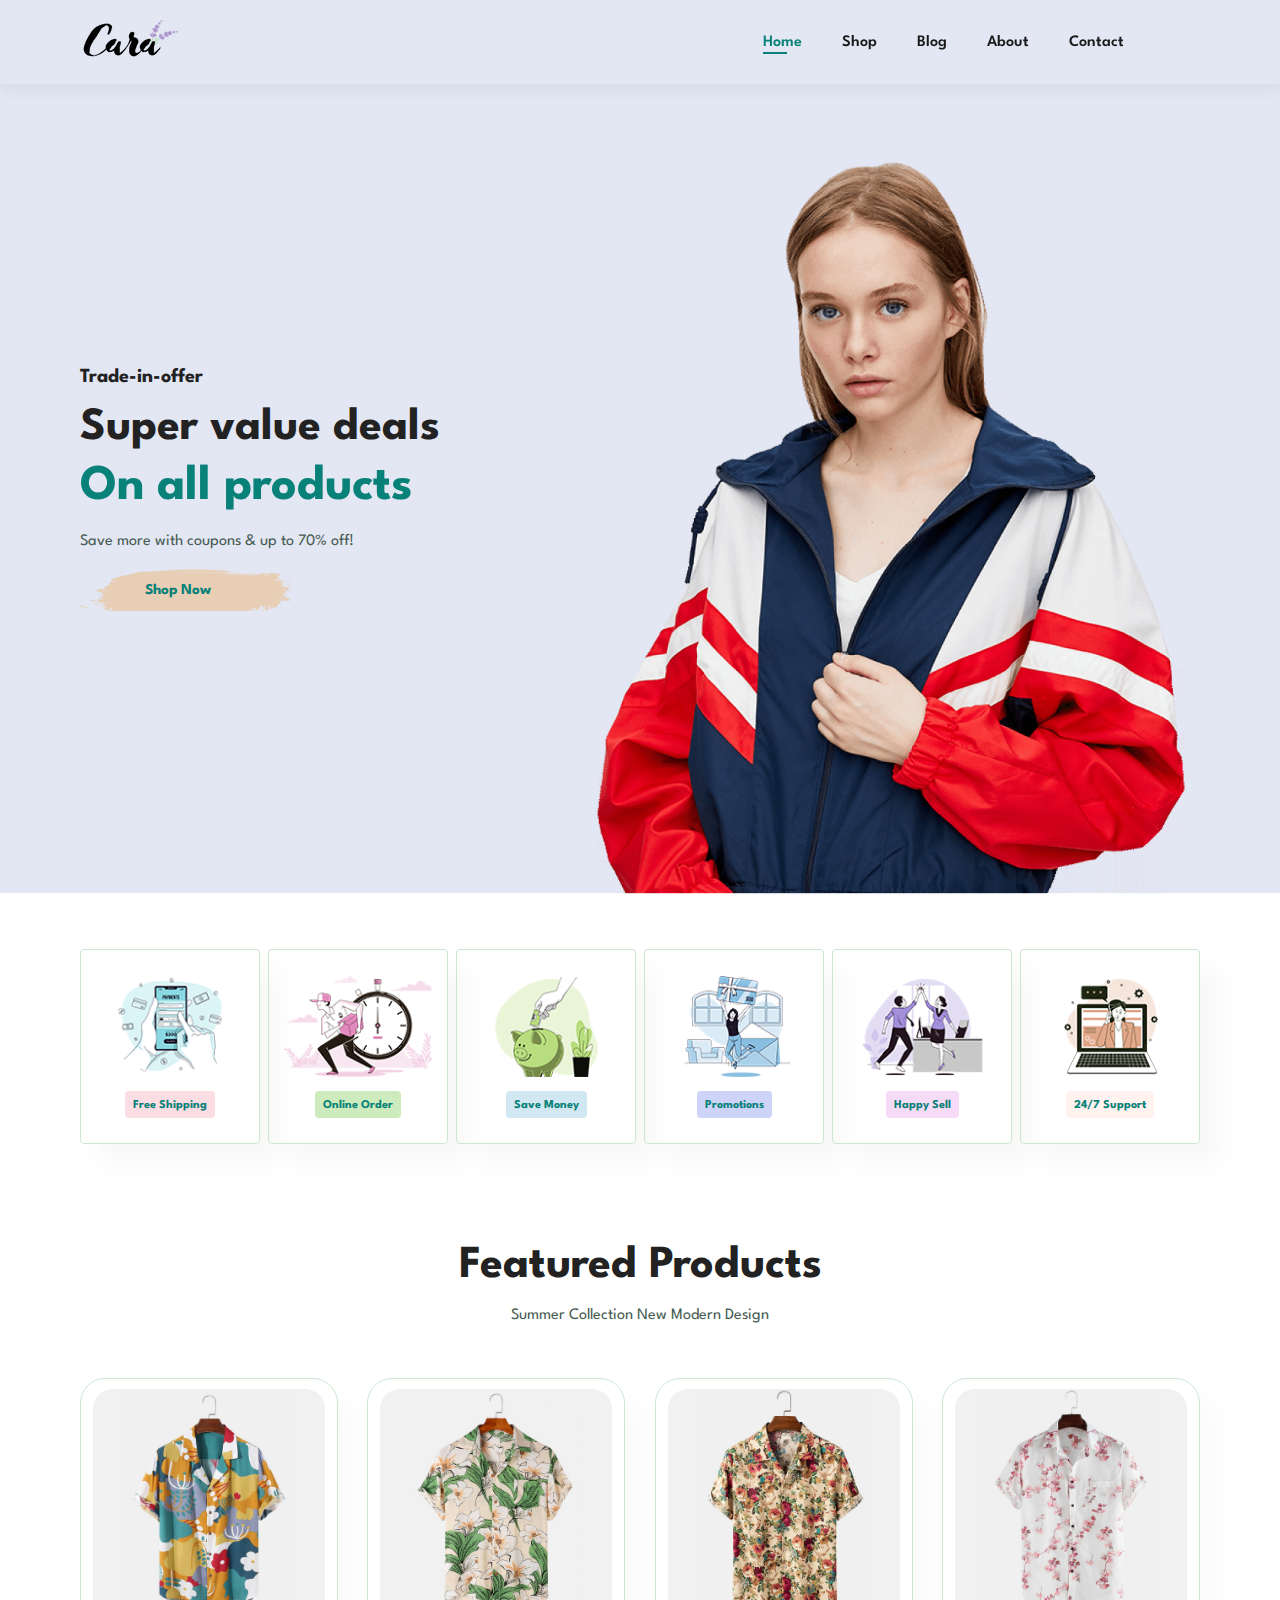
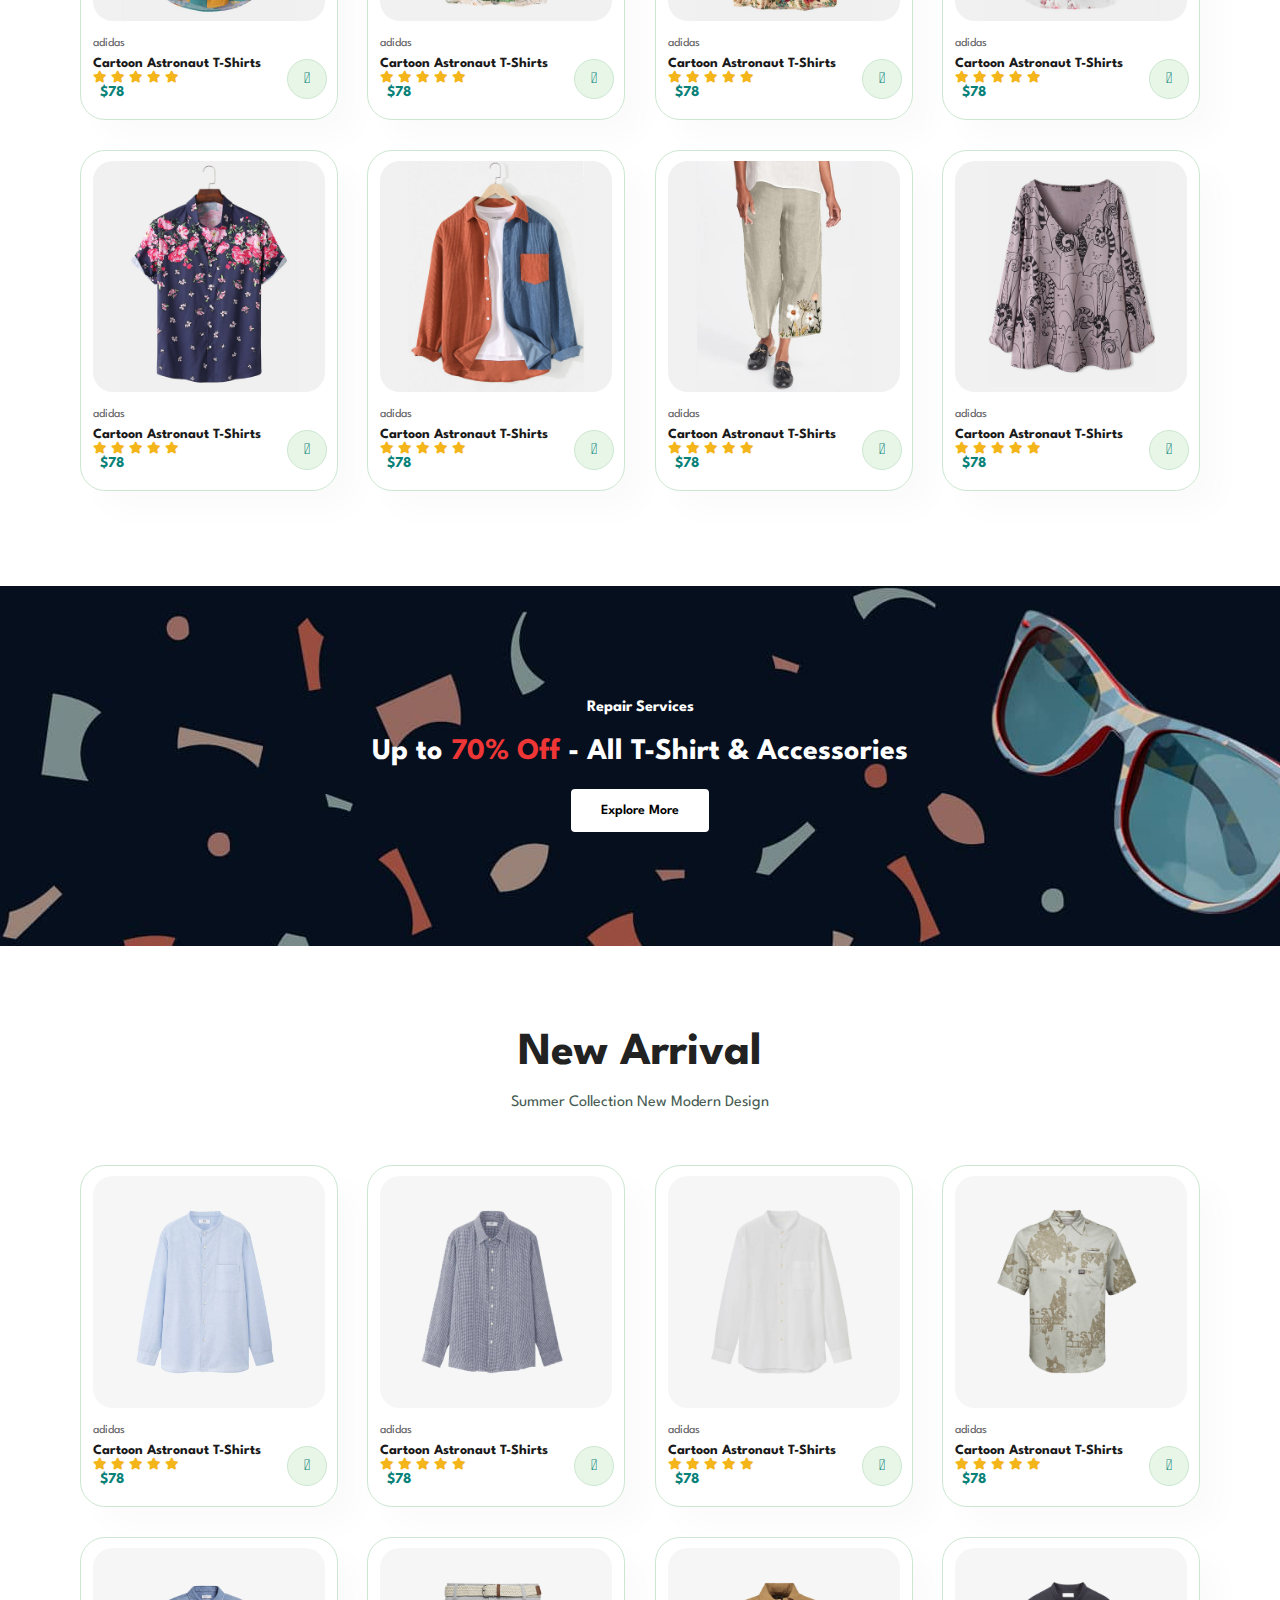
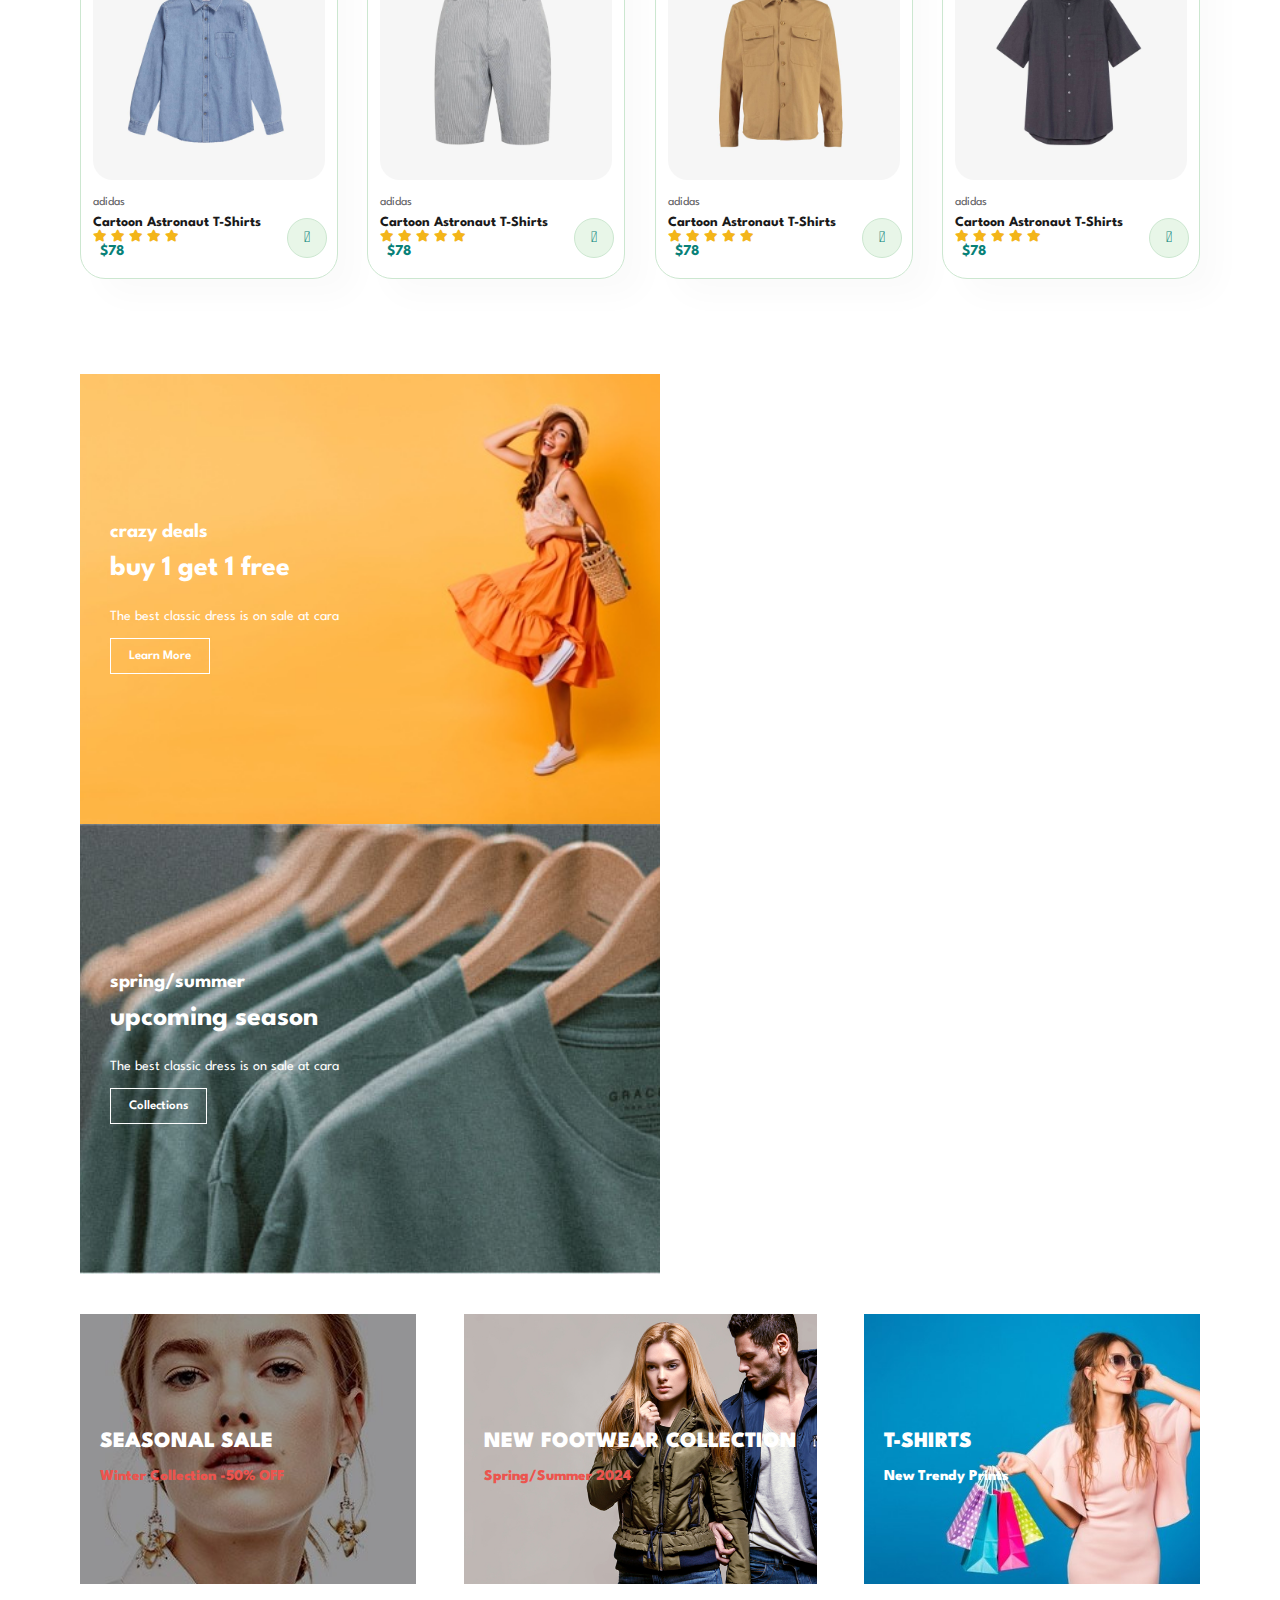
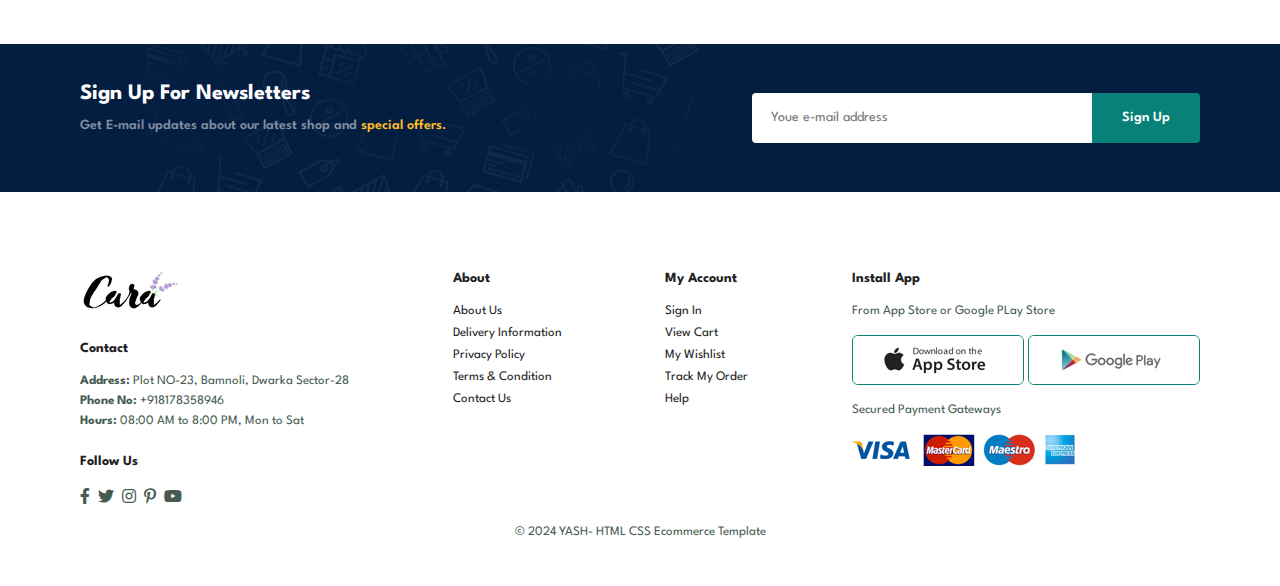
<file: index.html>
<!DOCTYPE html>
<html lang="en">

    <head>
        <meta charset="UTF-8">
        <meta http-equiv="X-UA-Compatible" content="IE=edge">
        <meta name="viewport" content="width=device-width, initial-scale=1.0">
        <title>Yash Ecommerce Website</title>
        <link rel="stylesheet" href="https://pro.fontawesome.com/releases/v5.10.0/css/all.css" />

        <link rel="stylesheet" href="style/style.css">
    </head>

    <body>

        <section id="header">
            <a href="#"><img src="img/logo.png" class="logo" alt=""></a>

            <div>
                <ul id="navbar">
                    <li><a class="active" href="index.html">Home</a></li>
                    <li><a href="shop.html">Shop</a></li>
                    <li><a href="blog.html">Blog</a></li>
                    <li><a href="about.html">About</a></li>
                    <li><a href="contact.html">Contact</a></li>
                    <li id="lg-bag"><a href="cart.html"><i class="far fa-shopping-bag"></i></a></li>
                    <a href="#" id="close"><i class="far fa-times"></i></a>
                </ul>
            </div>

            <div id="mobile">
                <a href="cart.html"><i class="far fa-shopping-bag"></i></a>
                <i id="bar" class="fas fa-outdent"></i>
            </div>
        </section>

        <section id="hero">
            <h4>Trade-in-offer</h4>
            <h2>Super value deals</h2>
            <h1>On all products</h1>
            <p>Save more with coupons & up to 70% off!</p>
            <button>Shop Now</button>
        </section>

        <section id="feature" class="section-p1">
            <div class="fe-box">
                <img src="img/features/f1.png" alt="">
                <h6>Free Shipping</h6>
            </div>

            <div class="fe-box">
                <img src="img/features/f2.png" alt="">
                <h6>Online Order</h6>
            </div>

            <div class="fe-box">
                <img src="img/features/f3.png" alt="">
                <h6>Save Money</h6>
            </div>

            <div class="fe-box">
                <img src="img/features/f4.png" alt="">
                <h6>Promotions</h6>
            </div>

            <div class="fe-box">
                <img src="img/features/f5.png" alt="">
                <h6>Happy Sell</h6>
            </div>

            <div class="fe-box">
                <img src="img/features/f6.png" alt="">
                <h6>24/7 Support</h6>
            </div>

        </section>

        <section id="product1" class="section-p1">
            <h2>Featured Products</h2>
            <p>Summer Collection New Modern Design</p>

            <div class="pro-container">
                <div class="pro">
                    <img src="img/products/f1.jpg" alt="">
                 <div class="des">
                    <span>adidas</span>
                    <h5>Cartoon Astronaut T-Shirts</h5>
                    <div class="star">
                        <i class="fas fa-star"></i>
                        <i class="fas fa-star"></i>
                        <i class="fas fa-star"></i>
                        <i class="fas fa-star"></i>
                        <i class="fas fa-star"></i>
                    </div>
                    <h4>$78</h4>
                  </div>
                  <a href="#"><i class="fal fa-shopping-cart cart"></i></a>
                </div>

                <div class="pro">
                    <img src="img/products/f2.jpg" alt="">
                 <div class="des">
                    <span>adidas</span>
                    <h5>Cartoon Astronaut T-Shirts</h5>
                    <div class="star">
                        <i class="fas fa-star"></i>
                        <i class="fas fa-star"></i>
                        <i class="fas fa-star"></i>
                        <i class="fas fa-star"></i>
                        <i class="fas fa-star"></i>
                    </div>
                    <h4>$78</h4>
                  </div>
                  <a href="#"><i class="fal fa-shopping-cart cart"></i></a>
                </div>

                <div class="pro">
                    <img src="img/products/f3.jpg" alt="">
                 <div class="des">
                    <span>adidas</span>
                    <h5>Cartoon Astronaut T-Shirts</h5>
                    <div class="star">
                        <i class="fas fa-star"></i>
                        <i class="fas fa-star"></i>
                        <i class="fas fa-star"></i>
                        <i class="fas fa-star"></i>
                        <i class="fas fa-star"></i>
                    </div>
                    <h4>$78</h4>
                  </div>
                  <a href="#"><i class="fal fa-shopping-cart cart"></i></a>
                </div>

                <div class="pro">
                    <img src="img/products/f4.jpg" alt="">
                 <div class="des">
                    <span>adidas</span>
                    <h5>Cartoon Astronaut T-Shirts</h5>
                    <div class="star">
                        <i class="fas fa-star"></i>
                        <i class="fas fa-star"></i>
                        <i class="fas fa-star"></i>
                        <i class="fas fa-star"></i>
                        <i class="fas fa-star"></i>
                    </div>
                    <h4>$78</h4>
                  </div>
                  <a href="#"><i class="fal fa-shopping-cart cart"></i></a>
                </div>

                <div class="pro">
                    <img src="img/products/f5.jpg" alt="">
                 <div class="des">
                    <span>adidas</span>
                    <h5>Cartoon Astronaut T-Shirts</h5>
                    <div class="star">
                        <i class="fas fa-star"></i>
                        <i class="fas fa-star"></i>
                        <i class="fas fa-star"></i>
                        <i class="fas fa-star"></i>
                        <i class="fas fa-star"></i>
                    </div>
                    <h4>$78</h4>
                  </div>
                  <a href="#"><i class="fal fa-shopping-cart cart"></i></a>
                </div>

                <div class="pro">
                    <img src="img/products/f6.jpg" alt="">
                 <div class="des">
                    <span>adidas</span>
                    <h5>Cartoon Astronaut T-Shirts</h5>
                    <div class="star">
                        <i class="fas fa-star"></i>
                        <i class="fas fa-star"></i>
                        <i class="fas fa-star"></i>
                        <i class="fas fa-star"></i>
                        <i class="fas fa-star"></i>
                    </div>
                    <h4>$78</h4>
                  </div>
                  <a href="#"><i class="fal fa-shopping-cart cart"></i></a>
                </div>

                <div class="pro">
                    <img src="img/products/f7.jpg" alt="">
                 <div class="des">
                    <span>adidas</span>
                    <h5>Cartoon Astronaut T-Shirts</h5>
                    <div class="star">
                        <i class="fas fa-star"></i>
                        <i class="fas fa-star"></i>
                        <i class="fas fa-star"></i>
                        <i class="fas fa-star"></i>
                        <i class="fas fa-star"></i>
                    </div>
                    <h4>$78</h4>
                  </div>
                  <a href="#"><i class="fal fa-shopping-cart cart"></i></a>
                </div>

                <div class="pro">
                    <img src="img/products/f8.jpg" alt="">
                 <div class="des">
                    <span>adidas</span>
                    <h5>Cartoon Astronaut T-Shirts</h5>
                    <div class="star">
                        <i class="fas fa-star"></i>
                        <i class="fas fa-star"></i>
                        <i class="fas fa-star"></i>
                        <i class="fas fa-star"></i>
                        <i class="fas fa-star"></i>
                    </div>
                    <h4>$78</h4>
                  </div>
                  <a href="#"><i class="fal fa-shopping-cart cart"></i></a>
                </div>
            </div>
        </section>

        <section id="banner" class="section-m1">
            <h4>Repair Services</h4>
            <h2>Up to <span>70% Off</span> - All T-Shirt & Accessories</h2>
            <button class="normal">Explore More</button>
        </section>

        <section id="product1" class="section-p1">
            <h2>New Arrival</h2>
            <p>Summer Collection New Modern Design</p>

            <div class="pro-container">
                <div class="pro">
                    <img src="img/products/n1.jpg" alt="">
                 <div class="des">
                    <span>adidas</span>
                    <h5>Cartoon Astronaut T-Shirts</h5>
                    <div class="star">
                        <i class="fas fa-star"></i>
                        <i class="fas fa-star"></i>
                        <i class="fas fa-star"></i>
                        <i class="fas fa-star"></i>
                        <i class="fas fa-star"></i>
                    </div>
                    <h4>$78</h4>
                  </div>
                  <a href="#"><i class="fal fa-shopping-cart cart"></i></a>
                </div>

                <div class="pro">
                    <img src="img/products/n2.jpg" alt="">
                 <div class="des">
                    <span>adidas</span>
                    <h5>Cartoon Astronaut T-Shirts</h5>
                    <div class="star">
                        <i class="fas fa-star"></i>
                        <i class="fas fa-star"></i>
                        <i class="fas fa-star"></i>
                        <i class="fas fa-star"></i>
                        <i class="fas fa-star"></i>
                    </div>
                    <h4>$78</h4>
                  </div>
                  <a href="#"><i class="fal fa-shopping-cart cart"></i></a>
                </div>

                <div class="pro">
                    <img src="img/products/n3.jpg" alt="">
                 <div class="des">
                    <span>adidas</span>
                    <h5>Cartoon Astronaut T-Shirts</h5>
                    <div class="star">
                        <i class="fas fa-star"></i>
                        <i class="fas fa-star"></i>
                        <i class="fas fa-star"></i>
                        <i class="fas fa-star"></i>
                        <i class="fas fa-star"></i>
                    </div>
                    <h4>$78</h4>
                  </div>
                  <a href="#"><i class="fal fa-shopping-cart cart"></i></a>
                </div>

                <div class="pro">
                    <img src="img/products/n4.jpg" alt="">
                 <div class="des">
                    <span>adidas</span>
                    <h5>Cartoon Astronaut T-Shirts</h5>
                    <div class="star">
                        <i class="fas fa-star"></i>
                        <i class="fas fa-star"></i>
                        <i class="fas fa-star"></i>
                        <i class="fas fa-star"></i>
                        <i class="fas fa-star"></i>
                    </div>
                    <h4>$78</h4>
                  </div>
                  <a href="#"><i class="fal fa-shopping-cart cart"></i></a>
                </div>

                <div class="pro">
                    <img src="img/products/n5.jpg" alt="">
                 <div class="des">
                    <span>adidas</span>
                    <h5>Cartoon Astronaut T-Shirts</h5>
                    <div class="star">
                        <i class="fas fa-star"></i>
                        <i class="fas fa-star"></i>
                        <i class="fas fa-star"></i>
                        <i class="fas fa-star"></i>
                        <i class="fas fa-star"></i>
                    </div>
                    <h4>$78</h4>
                  </div>
                  <a href="#"><i class="fal fa-shopping-cart cart"></i></a>
                </div>

                <div class="pro">
                    <img src="img/products/n6.jpg" alt="">
                 <div class="des">
                    <span>adidas</span>
                    <h5>Cartoon Astronaut T-Shirts</h5>
                    <div class="star">
                        <i class="fas fa-star"></i>
                        <i class="fas fa-star"></i>
                        <i class="fas fa-star"></i>
                        <i class="fas fa-star"></i>
                        <i class="fas fa-star"></i>
                    </div>
                    <h4>$78</h4>
                  </div>
                  <a href="#"><i class="fal fa-shopping-cart cart"></i></a>
                </div>

                <div class="pro">
                    <img src="img/products/n7.jpg" alt="">
                 <div class="des">
                    <span>adidas</span>
                    <h5>Cartoon Astronaut T-Shirts</h5>
                    <div class="star">
                        <i class="fas fa-star"></i>
                        <i class="fas fa-star"></i>
                        <i class="fas fa-star"></i>
                        <i class="fas fa-star"></i>
                        <i class="fas fa-star"></i>
                    </div>
                    <h4>$78</h4>
                  </div>
                  <a href="#"><i class="fal fa-shopping-cart cart"></i></a>
                </div>

                <div class="pro">
                    <img src="img/products/n8.jpg" alt="">
                 <div class="des">
                    <span>adidas</span>
                    <h5>Cartoon Astronaut T-Shirts</h5>
                    <div class="star">
                        <i class="fas fa-star"></i>
                        <i class="fas fa-star"></i>
                        <i class="fas fa-star"></i>
                        <i class="fas fa-star"></i>
                        <i class="fas fa-star"></i>
                    </div>
                    <h4>$78</h4>
                  </div>
                  <a href="#"><i class="fal fa-shopping-cart cart"></i></a>
                </div>
            </div>
        </section>

        <section id="sm-banner" class="section-p1">
            <div class="banner-box">
                <h4>crazy deals</h4>
                <h2>buy 1 get 1 free</h2>
                <span>The best classic dress is on sale at cara</span>
                <button class="white">Learn More</button>
            </div>

            <div class="banner-box banner-box2">
                <h4>spring/summer</h4>
                <h2>upcoming season</h2>
                <span>The best classic dress is on sale at cara</span>
                <button class="white">Collections</button>
            </div>
        </section>

        <section id="banner3">
            <div class="banner-box">
                <h2>SEASONAL SALE</h2>
                <h3>Winter Collection -50% OFF</h3>
            </div>
            <div class="banner-box banner-box2">
                <h2>NEW FOOTWEAR COLLECTION</h2>
                <h3>Spring/Summer 2024</h3>
            </div>
            <div class="banner-box banner-box3">
                <h2>T-SHIRTS</h2>
                <h3>New Trendy Prints</h3>
            </div>
        </section>

        <section id="newsletter" class="section-p1 section-m1">
            <div class="newstext">
                <h4>Sign Up For Newsletters</h4>
                <p>Get E-mail updates about our latest shop and <span>special offers.</span></p>
            </div>
            <div class="form">
                <input type="text" placeholder="Youe e-mail address">
                <button class="normal">Sign Up</button>
            </div>
        </section>

        <footer class="section-p1">
            <div class="col">
                <img class="logo" src="img/logo.png" alt="">
                <h4>Contact</h4>
                <p><strong>Address: </strong> Plot NO-23, Bamnoli, Dwarka Sector-28</p>
                <p><strong>Phone No:</strong> +918178358946</p>
                <p><strong>Hours:</strong> 08:00 AM to 8:00 PM, Mon to Sat</p>
                <div class="follow">
                    <h4>Follow Us</h4>
                    <div class="icon">
                        <i class="fab fa-facebook-f"></i>
                        <i class="fab fa-twitter"></i>
                        <i class="fab fa-instagram"></i>
                        <i class="fab fa-pinterest-p"></i>
                        <i class="fab fa-youtube"></i>
                    </div>
                </div>
            </div>

            <div class="col">
                <h4>About</h4>
                <a href="#">About Us</a>
                <a href="#">Delivery Information</a>
                <a href="#">Privacy Policy</a>
                <a href="#">Terms & Condition</a>
                <a href="#">Contact Us</a>
            </div>

            <div class="col">
                <h4>My Account</h4>
                <a href="#">Sign In</a>
                <a href="#">View Cart</a>
                <a href="#">My Wishlist</a>
                <a href="#">Track My Order</a>
                <a href="#">Help</a>
            </div>

            <div class="col install">
                <h4>Install App</h4>
                <p>From App Store or Google PLay Store</p>
                <div class="row">
                    <img src="img/pay/app.jpg">
                    <img src="img/pay/play.jpg">
                </div>
                <p>Secured Payment Gateways</p>
                <img src="img/pay/pay.png">
            </div>

            <div class="copyright">
                <p>© 2024 YASH- HTML CSS Ecommerce Template</p>
            </div>
        </footer>


        <script src="script.js"></script>
    </body>

</html>
</file>
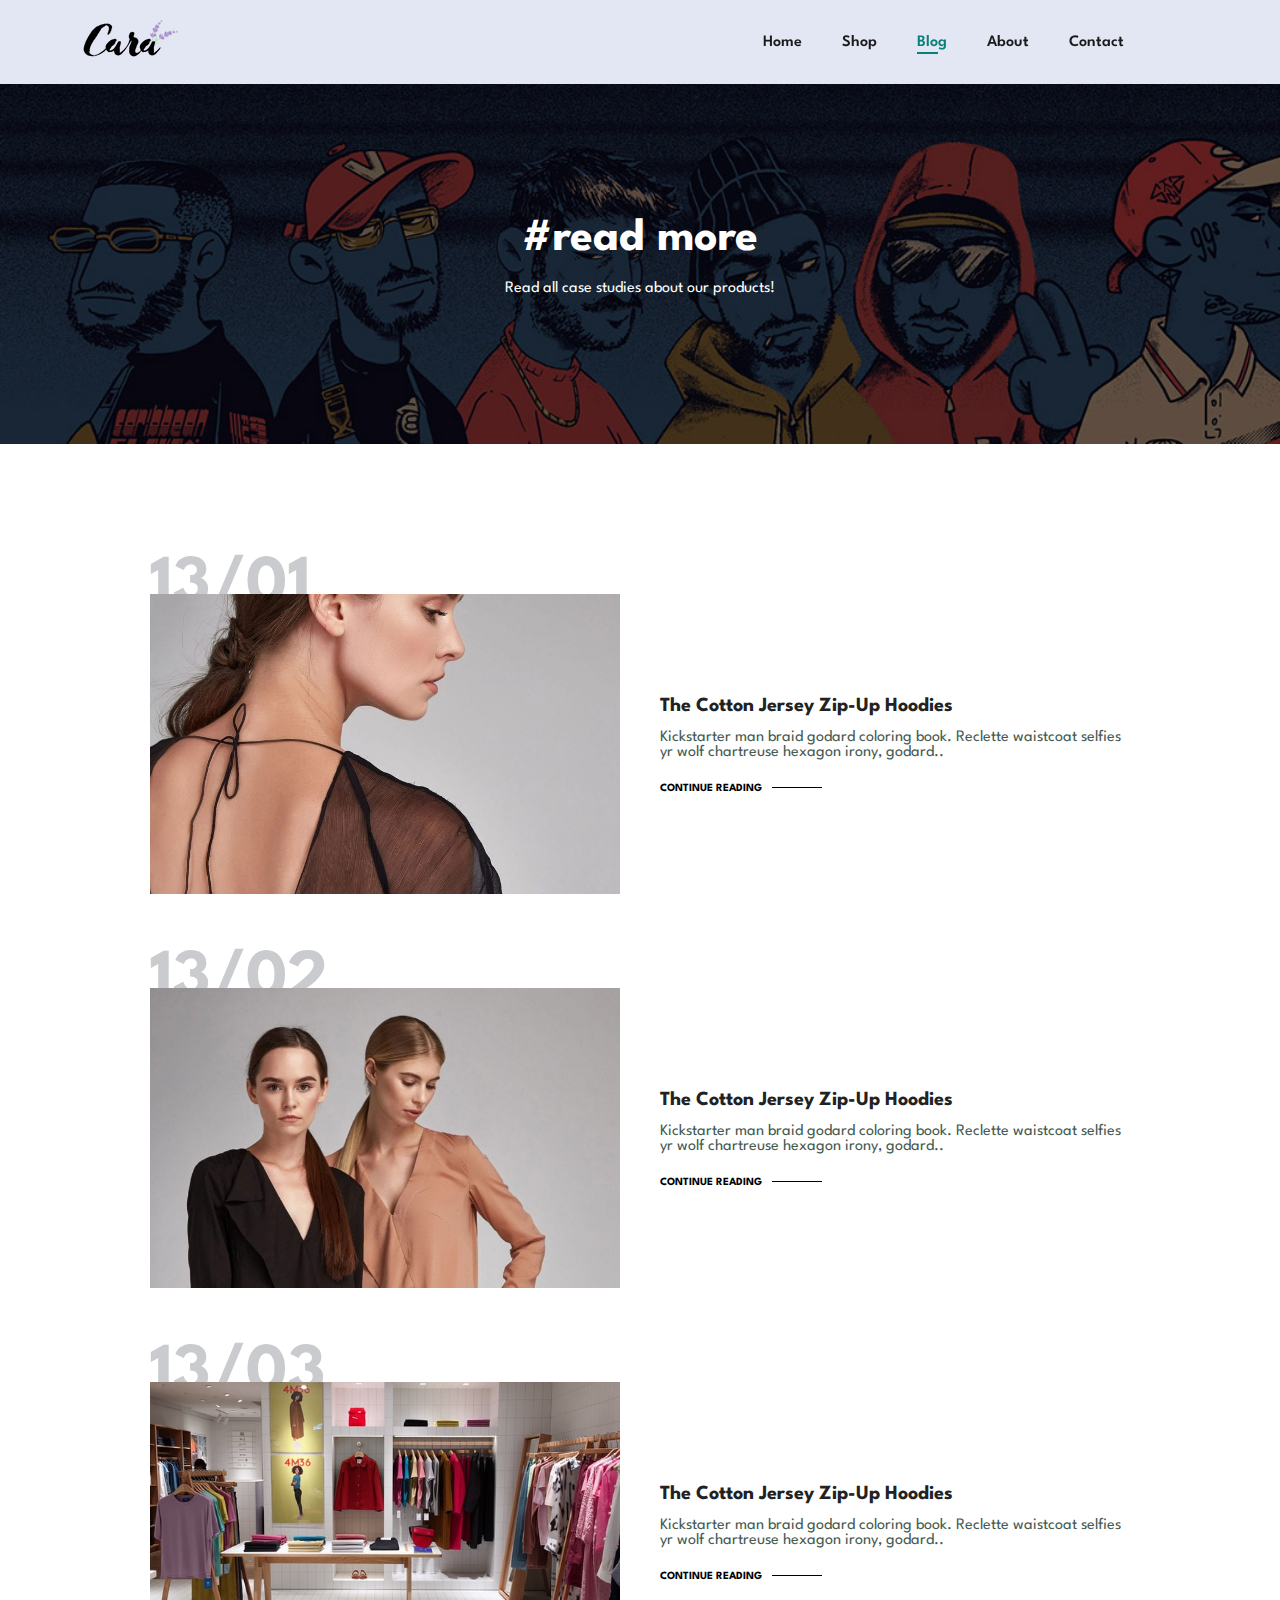
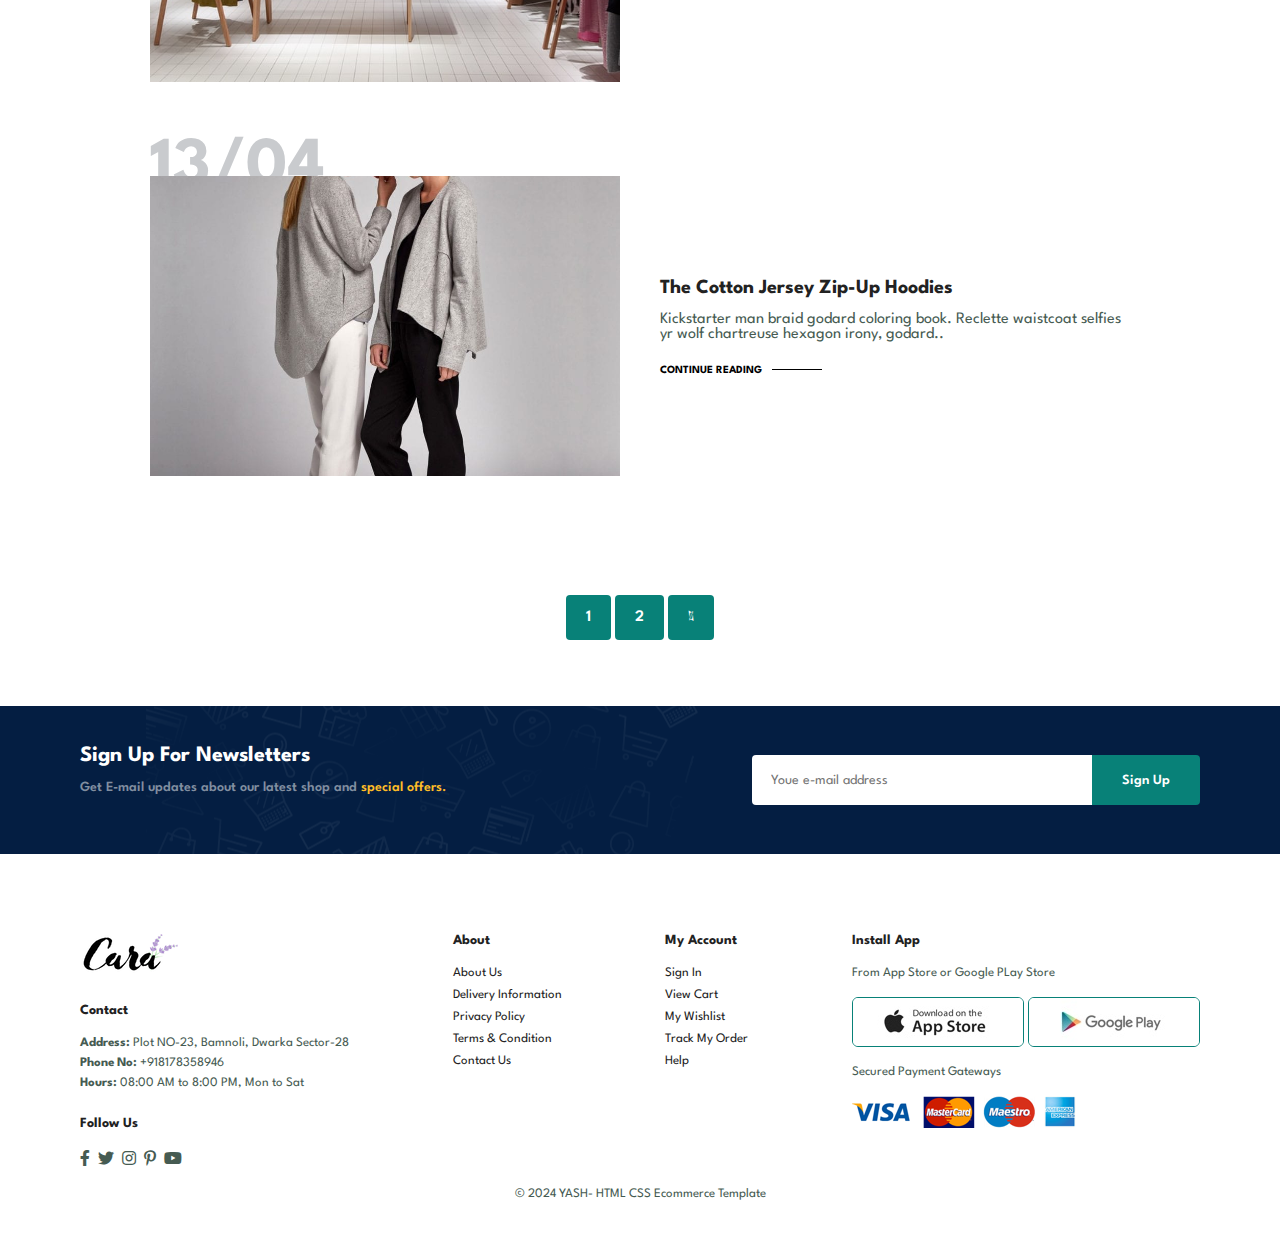
<file: blog.html>
<!DOCTYPE html>
<html lang="en">

    <head>
        <meta charset="UTF-8">
        <meta http-equiv="X-UA-Compatible" content="IE=edge">
        <meta name="viewport" content="width=device-width, initial-scale=1.0">
        <title>Yash Ecommerce Website</title>
        <link rel="stylesheet" href="https://pro.fontawesome.com/releases/v5.10.0/css/all.css" />

        <link rel="stylesheet" href="style/style.css">
    </head>

    <body>

        <section id="header">
            <a href="#"><img src="img/logo.png" class="logo" alt=""></a>

            <div>
                <ul id="navbar">
                    <li><a href="index.html">Home</a></li>
                    <li><a href="shop.html">Shop</a></li>
                    <li><a class="active" href="blog.html">Blog</a></li>
                    <li><a href="about.html">About</a></li>
                    <li><a href="contact.html">Contact</a></li>
                    <li id="lg-bag"><a href="cart.html"><i class="far fa-shopping-bag"></i></a></li>
                    <a href="#" id="close"><i class="far fa-times"></i></a>
                </ul>
            </div>

            <div id="mobile">
                <a href="cart.html"><i class="far fa-shopping-bag"></i></a>
                <i id="bar" class="fas fa-outdent"></i>
            </div>
        </section>

        <section id="page-header" class="blog-header">
            <h2>#read more</h2>
            <p>Read all case studies about our products!</p>
        </section>

        <section id="blog">
            <div class="blog-box">
                <div class="blog-img">
                    <img src="img/blog/b1.jpg" alt="">
                </div>
                <div class="blog-details">
                    <h4>The Cotton Jersey Zip-Up Hoodies</h4>
                    <p>Kickstarter man braid godard coloring book. Reclette waistcoat selfies yr
                        wolf chartreuse hexagon irony, godard..
                    </p>
                    <a href="#">CONTINUE READING</a>
                </div>
                <h1>13/01</h1>
            </div>

            <div class="blog-box">
                <div class="blog-img">
                    <img src="img/blog/b2.jpg" alt="">
                </div>
                <div class="blog-details">
                    <h4>The Cotton Jersey Zip-Up Hoodies</h4>
                    <p>Kickstarter man braid godard coloring book. Reclette waistcoat selfies yr
                        wolf chartreuse hexagon irony, godard..
                    </p>
                    <a href="#">CONTINUE READING</a>
                </div>
                <h1>13/02</h1>
            </div>

            <div class="blog-box">
                <div class="blog-img">
                    <img src="img/blog/b3.jpg" alt="">
                </div>
                <div class="blog-details">
                    <h4>The Cotton Jersey Zip-Up Hoodies</h4>
                    <p>Kickstarter man braid godard coloring book. Reclette waistcoat selfies yr
                        wolf chartreuse hexagon irony, godard..
                    </p>
                    <a href="#">CONTINUE READING</a>
                </div>
                <h1>13/03</h1>
            </div>

            <div class="blog-box">
                <div class="blog-img">
                    <img src="img/blog/b4.jpg" alt="">
                </div>
                <div class="blog-details">
                    <h4>The Cotton Jersey Zip-Up Hoodies</h4>
                    <p>Kickstarter man braid godard coloring book. Reclette waistcoat selfies yr
                        wolf chartreuse hexagon irony, godard..
                    </p>
                    <a href="#">CONTINUE READING</a>
                </div>
                <h1>13/04</h1>
            </div>
        </section>

        <section id="pagination" class="section-p1">
            <a href="#">1</a>
            <a href="#">2</a>
            <a href="#"><i class="fal fa-long-arrow-alt-right"></i></a>
        </section>

        <section id="newsletter" class="section-p1 section-m1">
            <div class="newstext">
                <h4>Sign Up For Newsletters</h4>
                <p>Get E-mail updates about our latest shop and <span>special offers.</span></p>
            </div>
            <div class="form">
                <input type="text" placeholder="Youe e-mail address">
                <button class="normal">Sign Up</button>
            </div>
        </section>

        <footer class="section-p1">
            <div class="col">
                <img class="logo" src="img/logo.png" alt="">
                <h4>Contact</h4>
                <p><strong>Address: </strong> Plot NO-23, Bamnoli, Dwarka Sector-28</p>
                <p><strong>Phone No:</strong> +918178358946</p>
                <p><strong>Hours:</strong> 08:00 AM to 8:00 PM, Mon to Sat</p>
                <div class="follow">
                    <h4>Follow Us</h4>
                    <div class="icon">
                        <i class="fab fa-facebook-f"></i>
                        <i class="fab fa-twitter"></i>
                        <i class="fab fa-instagram"></i>
                        <i class="fab fa-pinterest-p"></i>
                        <i class="fab fa-youtube"></i>
                    </div>
                </div>
            </div>

            <div class="col">
                <h4>About</h4>
                <a href="#">About Us</a>
                <a href="#">Delivery Information</a>
                <a href="#">Privacy Policy</a>
                <a href="#">Terms & Condition</a>
                <a href="#">Contact Us</a>
            </div>

            <div class="col">
                <h4>My Account</h4>
                <a href="#">Sign In</a>
                <a href="#">View Cart</a>
                <a href="#">My Wishlist</a>
                <a href="#">Track My Order</a>
                <a href="#">Help</a>
            </div>

            <div class="col install">
                <h4>Install App</h4>
                <p>From App Store or Google PLay Store</p>
                <div class="row">
                    <img src="img/pay/app.jpg">
                    <img src="img/pay/play.jpg">
                </div>
                <p>Secured Payment Gateways</p>
                <img src="img/pay/pay.png">
            </div>

            <div class="copyright">
                <p>© 2024 YASH- HTML CSS Ecommerce Template</p>
            </div>
        </footer>


        <script src="script.js"></script>
    </body>

</html>
</file>
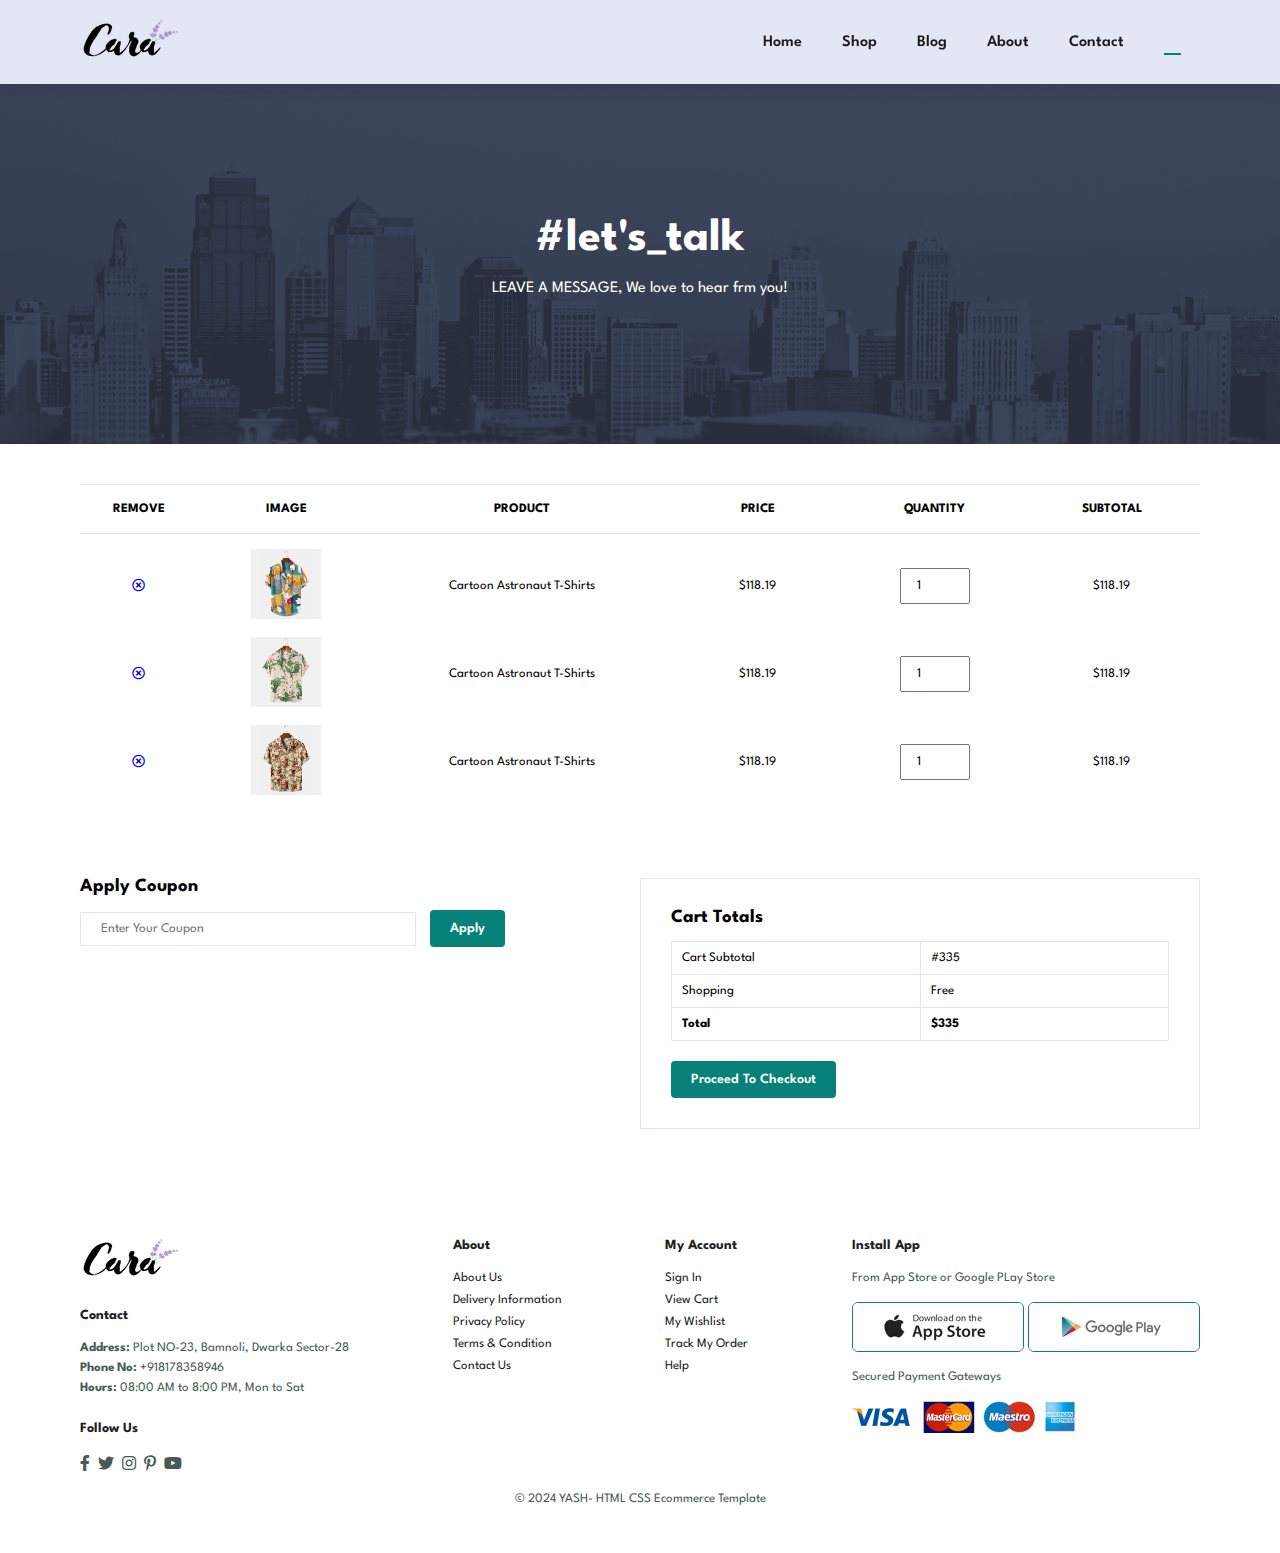
<file: cart.html>
<!DOCTYPE html>
<html lang="en">

    <head>
        <meta charset="UTF-8">
        <meta http-equiv="X-UA-Compatible" content="IE=edge">
        <meta name="viewport" content="width=device-width, initial-scale=1.0">
        <title>Yash Ecommerce Website</title>
        <link rel="stylesheet" href="https://pro.fontawesome.com/releases/v5.10.0/css/all.css" />

        <link rel="stylesheet" href="style/style.css">
    </head>

    <body>

        <section id="header">
            <a href="#"><img src="img/logo.png" class="logo" alt=""></a>

            <div>
                <ul id="navbar">
                    <li><a href="index.html">Home</a></li>
                    <li><a href="shop.html">Shop</a></li>
                    <li><a href="blog.html">Blog</a></li>
                    <li><a href="about.html">About</a></li>
                    <li><a href="contact.html">Contact</a></li>
                    <li id="lg-bag"><a class="active" href="cart.html"><i class="far fa-shopping-bag"></i></a></li>
                    <a href="#" id="close"><i class="far fa-times"></i></a>
                </ul>
            </div>

            <div id="mobile">
                <a href="cart.html"><i class="far fa-shopping-bag"></i></a>
                <i id="bar" class="fas fa-outdent"></i>
            </div>
        </section>

        <section id="page-header" class="about-header">
            <h2>#let's_talk</h2>
            <p>LEAVE A MESSAGE, We love to hear frm you!</p>
        </section>

        <section id="cart" class="section-p1">
            <table width="100%">
                <thead>
                    <tr>
                        <td>Remove</td>
                        <td>Image</td>
                        <td>Product</td>
                        <td>Price</td>
                        <td>Quantity</td>
                        <td>Subtotal</td>
                    </tr>
                </thead>
                <tbody>
                    <tr>
                        <td><a href="#"><i class="far fa-times-circle"></i></a></td>
                        <td><img src="img/products/f1.jpg" alt=""></td>
                        <td>Cartoon Astronaut T-Shirts</td>
                        <td>$118.19</td>
                        <td><input type="number" value="1"></td>
                        <td>$118.19</td>
                    </tr>

                    <tr>
                        <td><a href="#"><i class="far fa-times-circle"></i></a></td>
                        <td><img src="img/products/f2.jpg" alt=""></td>
                        <td>Cartoon Astronaut T-Shirts</td>
                        <td>$118.19</td>
                        <td><input type="number" value="1"></td>
                        <td>$118.19</td>
                    </tr>

                    <tr>
                        <td><a href="#"><i class="far fa-times-circle"></i></a></td>
                        <td><img src="img/products/f3.jpg" alt=""></td>
                        <td>Cartoon Astronaut T-Shirts</td>
                        <td>$118.19</td>
                        <td><input type="number" value="1"></td>
                        <td>$118.19</td>
                    </tr>
                </tbody>
            </table>
        </section>

        <section id="cart-add" class="section-p1">
            <div id="coupon">
                <h3>Apply Coupon</h3>
                <div>
                   <input type="text" placeholder="Enter Your Coupon">
                   <button class="normal">Apply</button>
                </div>
            </div>

            <div id="subtotal">
                <h3>Cart Totals</h3>
                <table>
                    <tr>
                        <td>Cart Subtotal</td>
                        <td>#335</td>
                    </tr>
                    <tr>
                        <td>Shopping</td>
                        <td>Free</td>
                    </tr>
                    <tr>
                        <td><strong>Total</strong></td>
                        <td><strong>$335</strong></td>
                    </tr>
                </table>
                <button class="normal">Proceed To Checkout</button>
            </div>
        </section>

        <footer class="section-p1">
            <div class="col">
                <img class="logo" src="img/logo.png" alt="">
                <h4>Contact</h4>
                <p><strong>Address: </strong> Plot NO-23, Bamnoli, Dwarka Sector-28</p>
                <p><strong>Phone No:</strong> +918178358946</p>
                <p><strong>Hours:</strong> 08:00 AM to 8:00 PM, Mon to Sat</p>
                <div class="follow">
                    <h4>Follow Us</h4>
                    <div class="icon">
                        <i class="fab fa-facebook-f"></i>
                        <i class="fab fa-twitter"></i>
                        <i class="fab fa-instagram"></i>
                        <i class="fab fa-pinterest-p"></i>
                        <i class="fab fa-youtube"></i>
                    </div>
                </div>
            </div>

            <div class="col">
                <h4>About</h4>
                <a href="#">About Us</a>
                <a href="#">Delivery Information</a>
                <a href="#">Privacy Policy</a>
                <a href="#">Terms & Condition</a>
                <a href="#">Contact Us</a>
            </div>

            <div class="col">
                <h4>My Account</h4>
                <a href="#">Sign In</a>
                <a href="#">View Cart</a>
                <a href="#">My Wishlist</a>
                <a href="#">Track My Order</a>
                <a href="#">Help</a>
            </div>

            <div class="col install">
                <h4>Install App</h4>
                <p>From App Store or Google PLay Store</p>
                <div class="row">
                    <img src="img/pay/app.jpg">
                    <img src="img/pay/play.jpg">
                </div>
                <p>Secured Payment Gateways</p>
                <img src="img/pay/pay.png">
            </div>

            <div class="copyright">
                <p>© 2024 YASH- HTML CSS Ecommerce Template</p>
            </div>
        </footer>


        <script src="script.js"></script>
    </body>

</html>
</file>
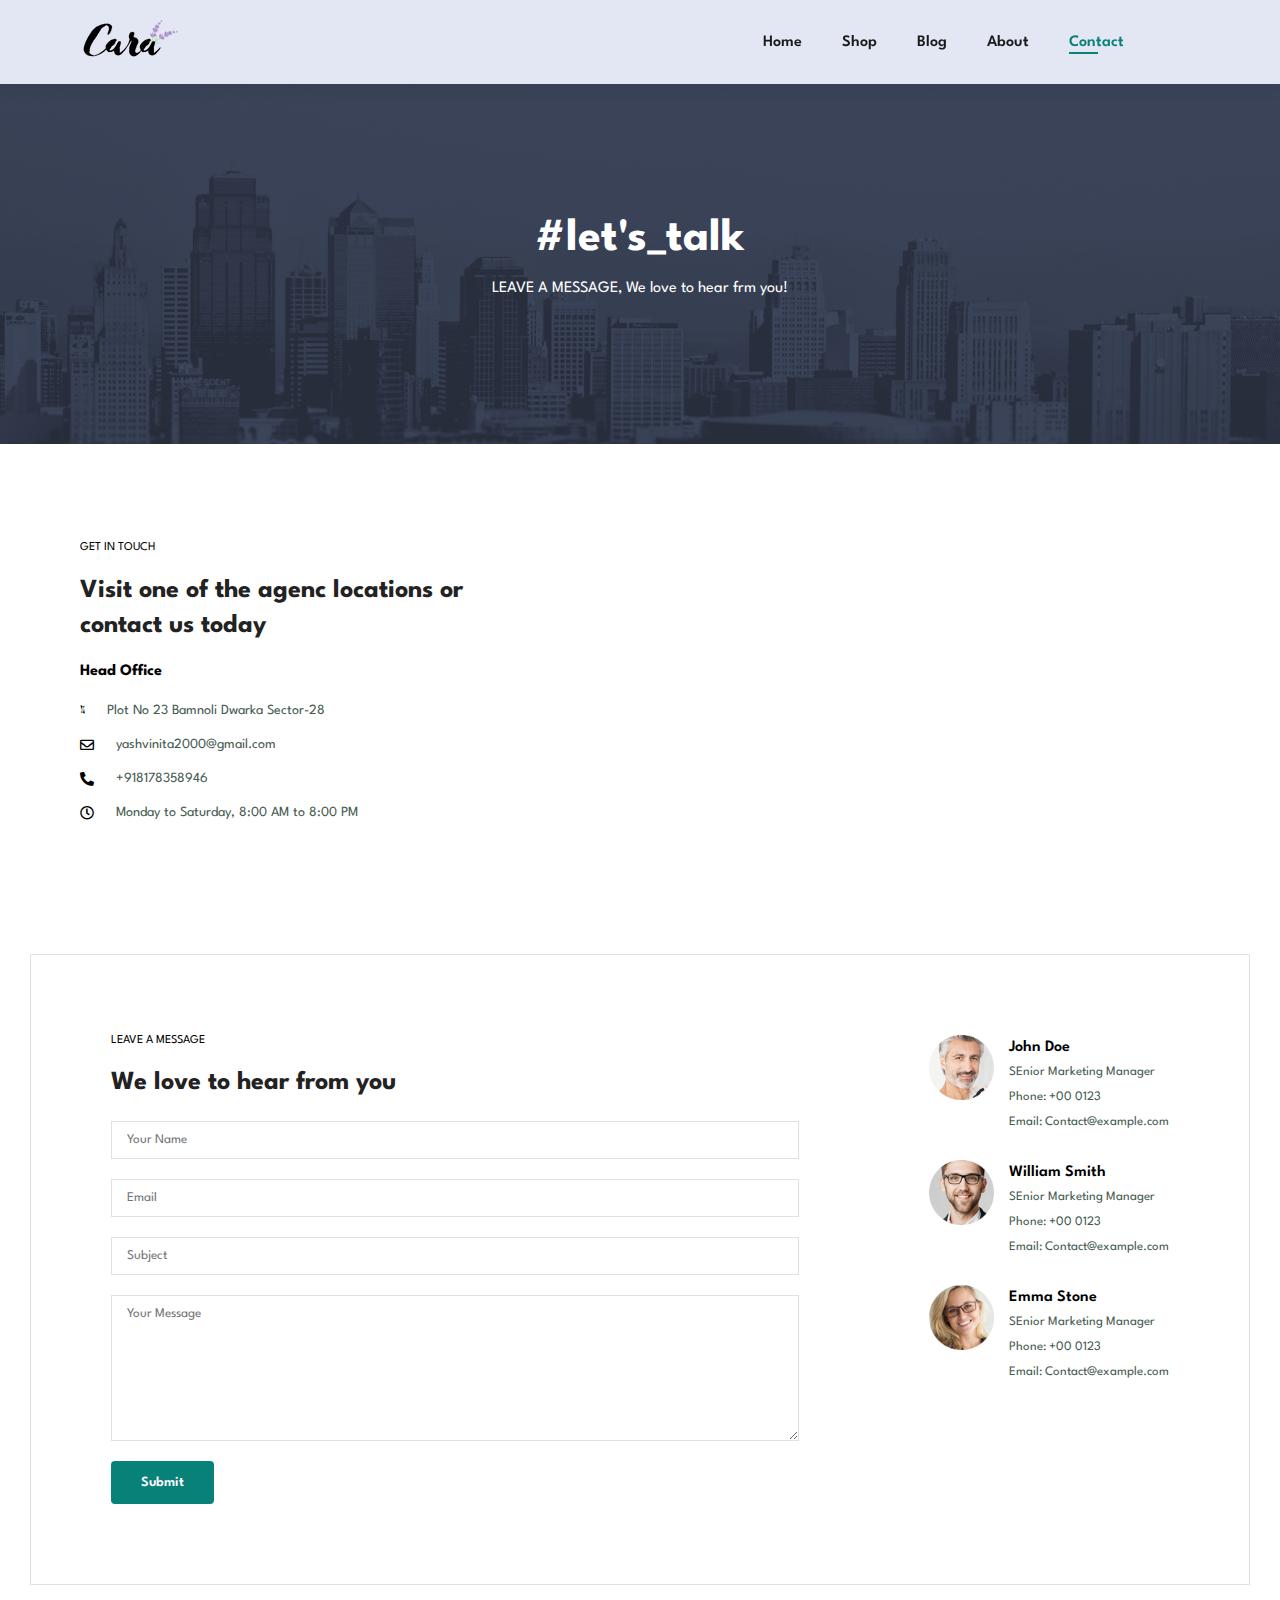
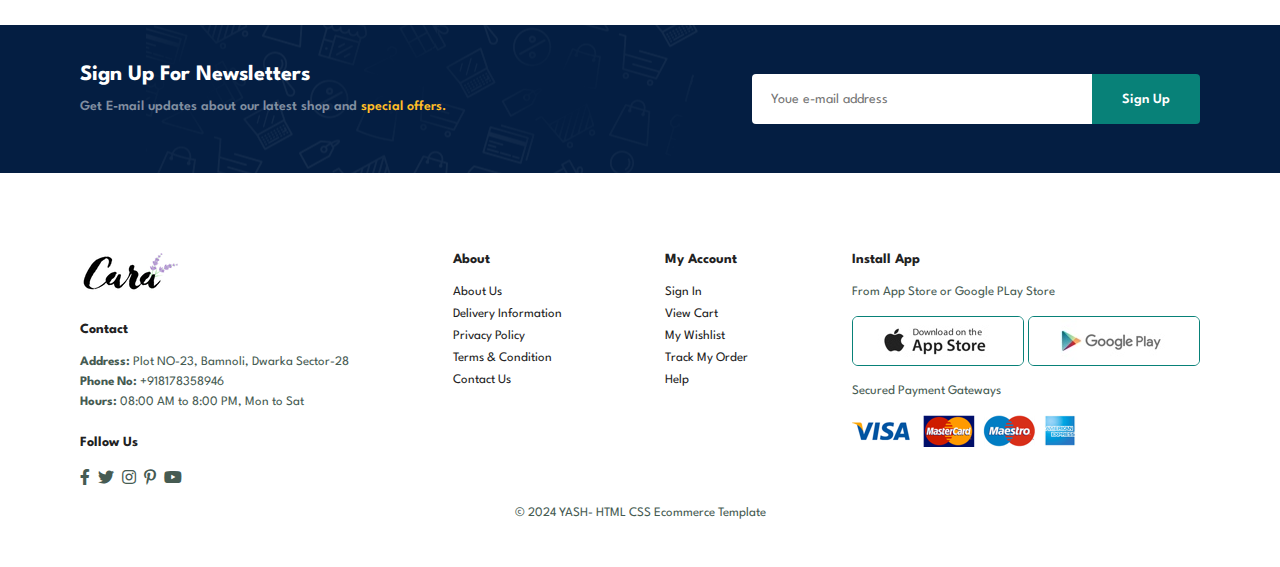
<file: contact.html>
<!DOCTYPE html>
<html lang="en">

    <head>
        <meta charset="UTF-8">
        <meta http-equiv="X-UA-Compatible" content="IE=edge">
        <meta name="viewport" content="width=device-width, initial-scale=1.0">
        <title>Yash Ecommerce Website</title>
        <link rel="stylesheet" href="https://pro.fontawesome.com/releases/v5.10.0/css/all.css" />

        <link rel="stylesheet" href="style/style.css">
    </head>

    <body>

        <section id="header">
            <a href="#"><img src="img/logo.png" class="logo" alt=""></a>

            <div>
                <ul id="navbar">
                    <li><a href="index.html">Home</a></li>
                    <li><a href="shop.html">Shop</a></li>
                    <li><a href="blog.html">Blog</a></li>
                    <li><a href="about.html">About</a></li>
                    <li><a class="active" href="contact.html">Contact</a></li>
                    <li id="lg-bag"><a href="cart.html"><i class="far fa-shopping-bag"></i></a></li>
                    <a href="#" id="close"><i class="far fa-times"></i></a>
                </ul>
            </div>

            <div id="mobile">
                <a href="cart.html"><i class="far fa-shopping-bag"></i></a>
                <i id="bar" class="fas fa-outdent"></i>
            </div>
        </section>

        <section id="page-header" class="about-header">
            <h2>#let's_talk</h2>
            <p>LEAVE A MESSAGE, We love to hear frm you!</p>
        </section>

        <section id="contact-details" class="section-p1">
            <div class="details">
                <span>GET IN TOUCH</span>
                <h2>Visit one of the agenc locations or contact us today</h2>
                <h3>Head Office</h3>
                <div>
                    <li>
                        <i class="fal fa-map"></i>
                        <p>Plot No 23 Bamnoli Dwarka Sector-28</p>
                    </li>

                    <li>
                        <i class="far fa-envelope"></i>
                        <p>yashvinita2000@gmail.com</p>
                    </li>

                    <li>
                        <i class="fas fa-phone-alt"></i>
                        <p>+918178358946</p>
                    </li>

                    <li>
                        <i class="far fa-clock"></i>
                        <p>Monday to Saturday, 8:00 AM to 8:00 PM</p>
                    </li>
                </div>
            </div>

            <div class="map">
                <iframe src="https://www.google.com/maps/embed?pb=!1m17!1m12!1m3!1d4956.593556301691!2d77.02673084528139!3d28.544501037001595!2m3!1f0!2f0!3f0!3m2!1i1024!2i768!4f13.1!3m2!1m1!2s!5e0!3m2!1sbn!2sin!4v1721809764107!5m2!1sbn!2sin" width="600" height="450" style="border:0;" allowfullscreen="" loading="lazy" referrerpolicy="no-referrer-when-downgrade"></iframe>
            </div>
        </section>

        <section id="form-details">
            <form action="">
                <span>LEAVE A MESSAGE</span>
                <h2>We love to hear from you</h2>
                <input type="text" placeholder="Your Name">
                <input type="text" placeholder="Email">
                <input type="text" placeholder="Subject">
                <textarea name="" id="" cols="30" rows="10" placeholder="Your Message"></textarea>
                <button class="normal">Submit</button>
            </form>

            <div class="people">
                <div>
                    <img src="img/people/1.png" alt="">
                    <p><span>John Doe</span> SEnior Marketing Manager <br> Phone: +00 0123 <br> Email: Contact@example.com</p> 
                </div>

                <div>
                    <img src="img/people/2.png" alt="">
                    <p><span>William Smith</span> SEnior Marketing Manager <br> Phone: +00 0123 <br> Email: Contact@example.com</p> 
                </div>

                <div>
                    <img src="img/people/3.png" alt="">
                    <p><span>Emma Stone</span> SEnior Marketing Manager <br> Phone: +00 0123 <br> Email: Contact@example.com</p> 
                </div>
            </div>
        </section>

        <section id="newsletter" class="section-p1 section-m1">
            <div class="newstext">
                <h4>Sign Up For Newsletters</h4>
                <p>Get E-mail updates about our latest shop and <span>special offers.</span></p>
            </div>
            <div class="form">
                <input type="text" placeholder="Youe e-mail address">
                <button class="normal">Sign Up</button>
            </div>
        </section>

        <footer class="section-p1">
            <div class="col">
                <img class="logo" src="img/logo.png" alt="">
                <h4>Contact</h4>
                <p><strong>Address: </strong> Plot NO-23, Bamnoli, Dwarka Sector-28</p>
                <p><strong>Phone No:</strong> +918178358946</p>
                <p><strong>Hours:</strong> 08:00 AM to 8:00 PM, Mon to Sat</p>
                <div class="follow">
                    <h4>Follow Us</h4>
                    <div class="icon">
                        <i class="fab fa-facebook-f"></i>
                        <i class="fab fa-twitter"></i>
                        <i class="fab fa-instagram"></i>
                        <i class="fab fa-pinterest-p"></i>
                        <i class="fab fa-youtube"></i>
                    </div>
                </div>
            </div>

            <div class="col">
                <h4>About</h4>
                <a href="#">About Us</a>
                <a href="#">Delivery Information</a>
                <a href="#">Privacy Policy</a>
                <a href="#">Terms & Condition</a>
                <a href="#">Contact Us</a>
            </div>

            <div class="col">
                <h4>My Account</h4>
                <a href="#">Sign In</a>
                <a href="#">View Cart</a>
                <a href="#">My Wishlist</a>
                <a href="#">Track My Order</a>
                <a href="#">Help</a>
            </div>

            <div class="col install">
                <h4>Install App</h4>
                <p>From App Store or Google PLay Store</p>
                <div class="row">
                    <img src="img/pay/app.jpg">
                    <img src="img/pay/play.jpg">
                </div>
                <p>Secured Payment Gateways</p>
                <img src="img/pay/pay.png">
            </div>

            <div class="copyright">
                <p>© 2024 YASH- HTML CSS Ecommerce Template</p>
            </div>
        </footer>


        <script src="script.js"></script>
    </body>

</html>
</file>
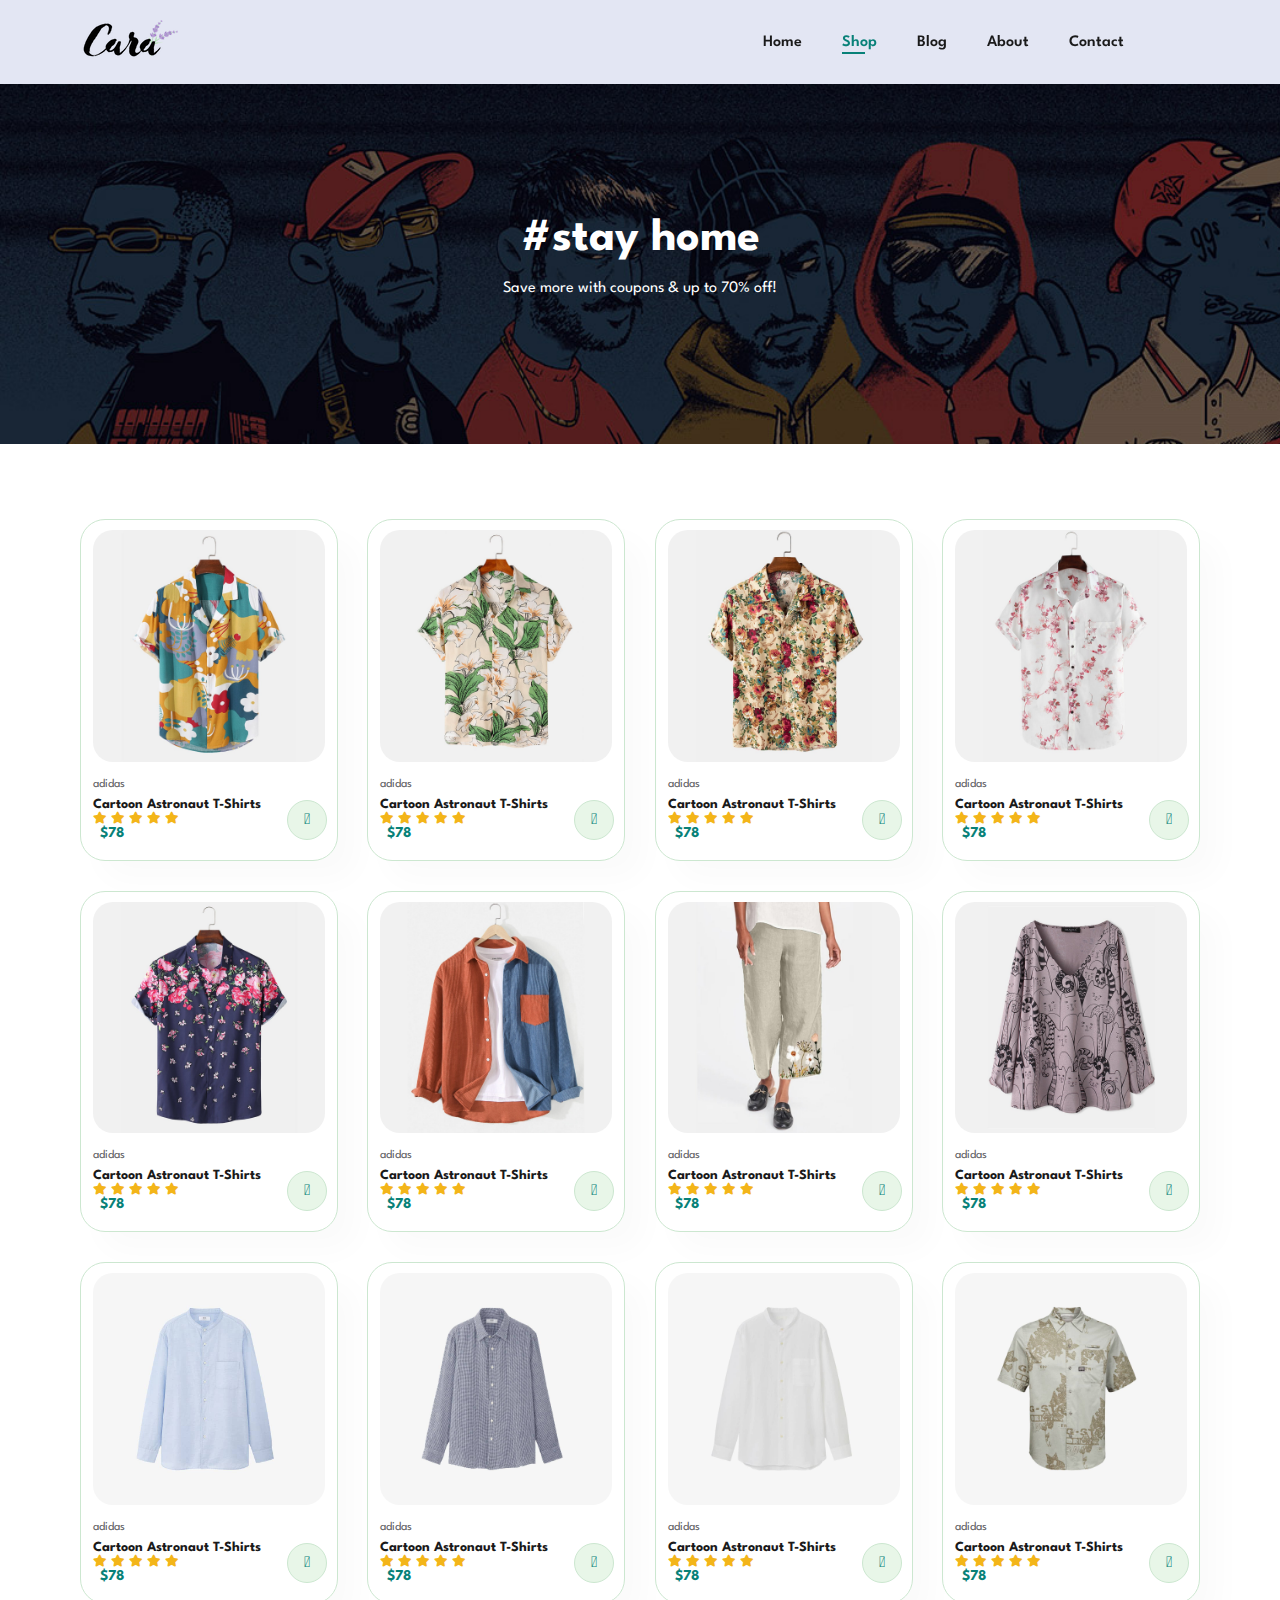
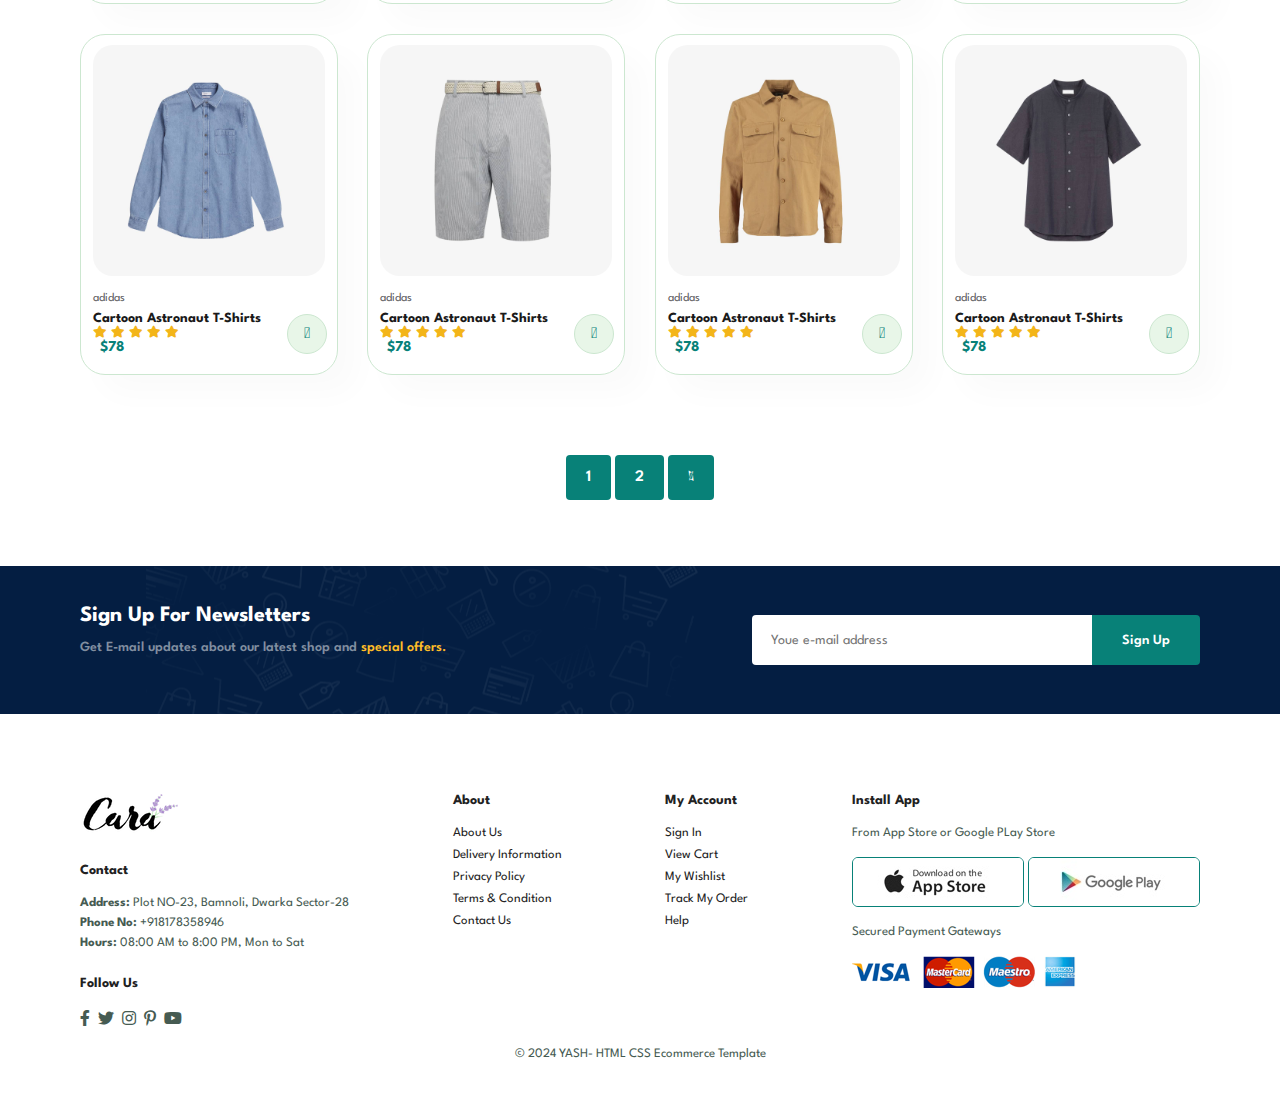
<file: shop.html>
<!DOCTYPE html>
<html lang="en">

    <head>
        <meta charset="UTF-8">
        <meta http-equiv="X-UA-Compatible" content="IE=edge">
        <meta name="viewport" content="width=device-width, initial-scale=1.0">
        <title>Yash Ecommerce Website</title>
        <link rel="stylesheet" href="https://pro.fontawesome.com/releases/v5.10.0/css/all.css" />

        <link rel="stylesheet" href="style/style.css">
    </head>

    <body>

        <section id="header">
            <a href="#"><img src="img/logo.png" class="logo" alt=""></a>

            <div>
                <ul id="navbar">
                    <li><a href="index.html">Home</a></li>
                    <li><a  class="active" href="shop.html">Shop</a></li>
                    <li><a href="blog.html">Blog</a></li>
                    <li><a href="about.html">About</a></li>
                    <li><a href="contact.html">Contact</a></li>
                    <li id="lg-bag"><a href="cart.html"><i class="far fa-shopping-bag"></i></a></li>
                    <a href="#" id="close"><i class="far fa-times"></i></a>
                </ul>
            </div>

            <div id="mobile">
                <a href="cart.html"><i class="far fa-shopping-bag"></i></a>
                <i id="bar" class="fas fa-outdent"></i>
            </div>
        </section>

        <section id="page-header">
            <h2>#stay home</h2>
            <p>Save more with coupons & up to 70% off!</p>
        </section>

        <section id="product1" class="section-p1">

            <div class="pro-container">
                <div class="pro" onclick="window.location.href='sproduct.html'">
                    <img src="img/products/f1.jpg" alt="">
                 <div class="des">
                    <span>adidas</span>
                    <h5>Cartoon Astronaut T-Shirts</h5>
                    <div class="star">
                        <i class="fas fa-star"></i>
                        <i class="fas fa-star"></i>
                        <i class="fas fa-star"></i>
                        <i class="fas fa-star"></i>
                        <i class="fas fa-star"></i>
                    </div>
                    <h4>$78</h4>
                  </div>
                  <a href="#"><i class="fal fa-shopping-cart cart"></i></a>
                </div>

                <div class="pro">
                    <img src="img/products/f2.jpg" alt="">
                 <div class="des">
                    <span>adidas</span>
                    <h5>Cartoon Astronaut T-Shirts</h5>
                    <div class="star">
                        <i class="fas fa-star"></i>
                        <i class="fas fa-star"></i>
                        <i class="fas fa-star"></i>
                        <i class="fas fa-star"></i>
                        <i class="fas fa-star"></i>
                    </div>
                    <h4>$78</h4>
                  </div>
                  <a href="#"><i class="fal fa-shopping-cart cart"></i></a>
                </div>

                <div class="pro">
                    <img src="img/products/f3.jpg" alt="">
                 <div class="des">
                    <span>adidas</span>
                    <h5>Cartoon Astronaut T-Shirts</h5>
                    <div class="star">
                        <i class="fas fa-star"></i>
                        <i class="fas fa-star"></i>
                        <i class="fas fa-star"></i>
                        <i class="fas fa-star"></i>
                        <i class="fas fa-star"></i>
                    </div>
                    <h4>$78</h4>
                  </div>
                  <a href="#"><i class="fal fa-shopping-cart cart"></i></a>
                </div>

                <div class="pro">
                    <img src="img/products/f4.jpg" alt="">
                 <div class="des">
                    <span>adidas</span>
                    <h5>Cartoon Astronaut T-Shirts</h5>
                    <div class="star">
                        <i class="fas fa-star"></i>
                        <i class="fas fa-star"></i>
                        <i class="fas fa-star"></i>
                        <i class="fas fa-star"></i>
                        <i class="fas fa-star"></i>
                    </div>
                    <h4>$78</h4>
                  </div>
                  <a href="#"><i class="fal fa-shopping-cart cart"></i></a>
                </div>

                <div class="pro">
                    <img src="img/products/f5.jpg" alt="">
                 <div class="des">
                    <span>adidas</span>
                    <h5>Cartoon Astronaut T-Shirts</h5>
                    <div class="star">
                        <i class="fas fa-star"></i>
                        <i class="fas fa-star"></i>
                        <i class="fas fa-star"></i>
                        <i class="fas fa-star"></i>
                        <i class="fas fa-star"></i>
                    </div>
                    <h4>$78</h4>
                  </div>
                  <a href="#"><i class="fal fa-shopping-cart cart"></i></a>
                </div>

                <div class="pro">
                    <img src="img/products/f6.jpg" alt="">
                 <div class="des">
                    <span>adidas</span>
                    <h5>Cartoon Astronaut T-Shirts</h5>
                    <div class="star">
                        <i class="fas fa-star"></i>
                        <i class="fas fa-star"></i>
                        <i class="fas fa-star"></i>
                        <i class="fas fa-star"></i>
                        <i class="fas fa-star"></i>
                    </div>
                    <h4>$78</h4>
                  </div>
                  <a href="#"><i class="fal fa-shopping-cart cart"></i></a>
                </div>

                <div class="pro">
                    <img src="img/products/f7.jpg" alt="">
                 <div class="des">
                    <span>adidas</span>
                    <h5>Cartoon Astronaut T-Shirts</h5>
                    <div class="star">
                        <i class="fas fa-star"></i>
                        <i class="fas fa-star"></i>
                        <i class="fas fa-star"></i>
                        <i class="fas fa-star"></i>
                        <i class="fas fa-star"></i>
                    </div>
                    <h4>$78</h4>
                  </div>
                  <a href="#"><i class="fal fa-shopping-cart cart"></i></a>
                </div>

                <div class="pro">
                    <img src="img/products/f8.jpg" alt="">
                 <div class="des">
                    <span>adidas</span>
                    <h5>Cartoon Astronaut T-Shirts</h5>
                    <div class="star">
                        <i class="fas fa-star"></i>
                        <i class="fas fa-star"></i>
                        <i class="fas fa-star"></i>
                        <i class="fas fa-star"></i>
                        <i class="fas fa-star"></i>
                    </div>
                    <h4>$78</h4>
                  </div>
                  <a href="#"><i class="fal fa-shopping-cart cart"></i></a>
                </div>
            
                <div class="pro">
                    <img src="img/products/n1.jpg" alt="">
                 <div class="des">
                    <span>adidas</span>
                    <h5>Cartoon Astronaut T-Shirts</h5>
                    <div class="star">
                        <i class="fas fa-star"></i>
                        <i class="fas fa-star"></i>
                        <i class="fas fa-star"></i>
                        <i class="fas fa-star"></i>
                        <i class="fas fa-star"></i>
                    </div>
                    <h4>$78</h4>
                  </div>
                  <a href="#"><i class="fal fa-shopping-cart cart"></i></a>
                </div>

                <div class="pro">
                    <img src="img/products/n2.jpg" alt="">
                 <div class="des">
                    <span>adidas</span>
                    <h5>Cartoon Astronaut T-Shirts</h5>
                    <div class="star">
                        <i class="fas fa-star"></i>
                        <i class="fas fa-star"></i>
                        <i class="fas fa-star"></i>
                        <i class="fas fa-star"></i>
                        <i class="fas fa-star"></i>
                    </div>
                    <h4>$78</h4>
                  </div>
                  <a href="#"><i class="fal fa-shopping-cart cart"></i></a>
                </div>

                <div class="pro">
                    <img src="img/products/n3.jpg" alt="">
                 <div class="des">
                    <span>adidas</span>
                    <h5>Cartoon Astronaut T-Shirts</h5>
                    <div class="star">
                        <i class="fas fa-star"></i>
                        <i class="fas fa-star"></i>
                        <i class="fas fa-star"></i>
                        <i class="fas fa-star"></i>
                        <i class="fas fa-star"></i>
                    </div>
                    <h4>$78</h4>
                  </div>
                  <a href="#"><i class="fal fa-shopping-cart cart"></i></a>
                </div>

                <div class="pro">
                    <img src="img/products/n4.jpg" alt="">
                 <div class="des">
                    <span>adidas</span>
                    <h5>Cartoon Astronaut T-Shirts</h5>
                    <div class="star">
                        <i class="fas fa-star"></i>
                        <i class="fas fa-star"></i>
                        <i class="fas fa-star"></i>
                        <i class="fas fa-star"></i>
                        <i class="fas fa-star"></i>
                    </div>
                    <h4>$78</h4>
                  </div>
                  <a href="#"><i class="fal fa-shopping-cart cart"></i></a>
                </div>

                <div class="pro">
                    <img src="img/products/n5.jpg" alt="">
                 <div class="des">
                    <span>adidas</span>
                    <h5>Cartoon Astronaut T-Shirts</h5>
                    <div class="star">
                        <i class="fas fa-star"></i>
                        <i class="fas fa-star"></i>
                        <i class="fas fa-star"></i>
                        <i class="fas fa-star"></i>
                        <i class="fas fa-star"></i>
                    </div>
                    <h4>$78</h4>
                  </div>
                  <a href="#"><i class="fal fa-shopping-cart cart"></i></a>
                </div>

                <div class="pro">
                    <img src="img/products/n6.jpg" alt="">
                 <div class="des">
                    <span>adidas</span>
                    <h5>Cartoon Astronaut T-Shirts</h5>
                    <div class="star">
                        <i class="fas fa-star"></i>
                        <i class="fas fa-star"></i>
                        <i class="fas fa-star"></i>
                        <i class="fas fa-star"></i>
                        <i class="fas fa-star"></i>
                    </div>
                    <h4>$78</h4>
                  </div>
                  <a href="#"><i class="fal fa-shopping-cart cart"></i></a>
                </div>

                <div class="pro">
                    <img src="img/products/n7.jpg" alt="">
                 <div class="des">
                    <span>adidas</span>
                    <h5>Cartoon Astronaut T-Shirts</h5>
                    <div class="star">
                        <i class="fas fa-star"></i>
                        <i class="fas fa-star"></i>
                        <i class="fas fa-star"></i>
                        <i class="fas fa-star"></i>
                        <i class="fas fa-star"></i>
                    </div>
                    <h4>$78</h4>
                  </div>
                  <a href="#"><i class="fal fa-shopping-cart cart"></i></a>
                </div>

                <div class="pro">
                    <img src="img/products/n8.jpg" alt="">
                 <div class="des">
                    <span>adidas</span>
                    <h5>Cartoon Astronaut T-Shirts</h5>
                    <div class="star">
                        <i class="fas fa-star"></i>
                        <i class="fas fa-star"></i>
                        <i class="fas fa-star"></i>
                        <i class="fas fa-star"></i>
                        <i class="fas fa-star"></i>
                    </div>
                    <h4>$78</h4>
                  </div>
                  <a href="#"><i class="fal fa-shopping-cart cart"></i></a>
                </div>
            </div>
        </section>

        <section id="pagination" class="section-p1">
            <a href="#">1</a>
            <a href="#">2</a>
            <a href="#"><i class="fal fa-long-arrow-alt-right"></i></a>
        </section>

        <section id="newsletter" class="section-p1 section-m1">
            <div class="newstext">
                <h4>Sign Up For Newsletters</h4>
                <p>Get E-mail updates about our latest shop and <span>special offers.</span></p>
            </div>
            <div class="form">
                <input type="text" placeholder="Youe e-mail address">
                <button class="normal">Sign Up</button>
            </div>
        </section>

        <footer class="section-p1">
            <div class="col">
                <img class="logo" src="img/logo.png" alt="">
                <h4>Contact</h4>
                <p><strong>Address: </strong> Plot NO-23, Bamnoli, Dwarka Sector-28</p>
                <p><strong>Phone No:</strong> +918178358946</p>
                <p><strong>Hours:</strong> 08:00 AM to 8:00 PM, Mon to Sat</p>
                <div class="follow">
                    <h4>Follow Us</h4>
                    <div class="icon">
                        <i class="fab fa-facebook-f"></i>
                        <i class="fab fa-twitter"></i>
                        <i class="fab fa-instagram"></i>
                        <i class="fab fa-pinterest-p"></i>
                        <i class="fab fa-youtube"></i>
                    </div>
                </div>
            </div>

            <div class="col">
                <h4>About</h4>
                <a href="#">About Us</a>
                <a href="#">Delivery Information</a>
                <a href="#">Privacy Policy</a>
                <a href="#">Terms & Condition</a>
                <a href="#">Contact Us</a>
            </div>

            <div class="col">
                <h4>My Account</h4>
                <a href="#">Sign In</a>
                <a href="#">View Cart</a>
                <a href="#">My Wishlist</a>
                <a href="#">Track My Order</a>
                <a href="#">Help</a>
            </div>

            <div class="col install">
                <h4>Install App</h4>
                <p>From App Store or Google PLay Store</p>
                <div class="row">
                    <img src="img/pay/app.jpg">
                    <img src="img/pay/play.jpg">
                </div>
                <p>Secured Payment Gateways</p>
                <img src="img/pay/pay.png">
            </div>

            <div class="copyright">
                <p>© 2024 YASH- HTML CSS Ecommerce Template</p>
            </div>
        </footer>


        <script src="script.js"></script>
    </body>

</html>
</file>
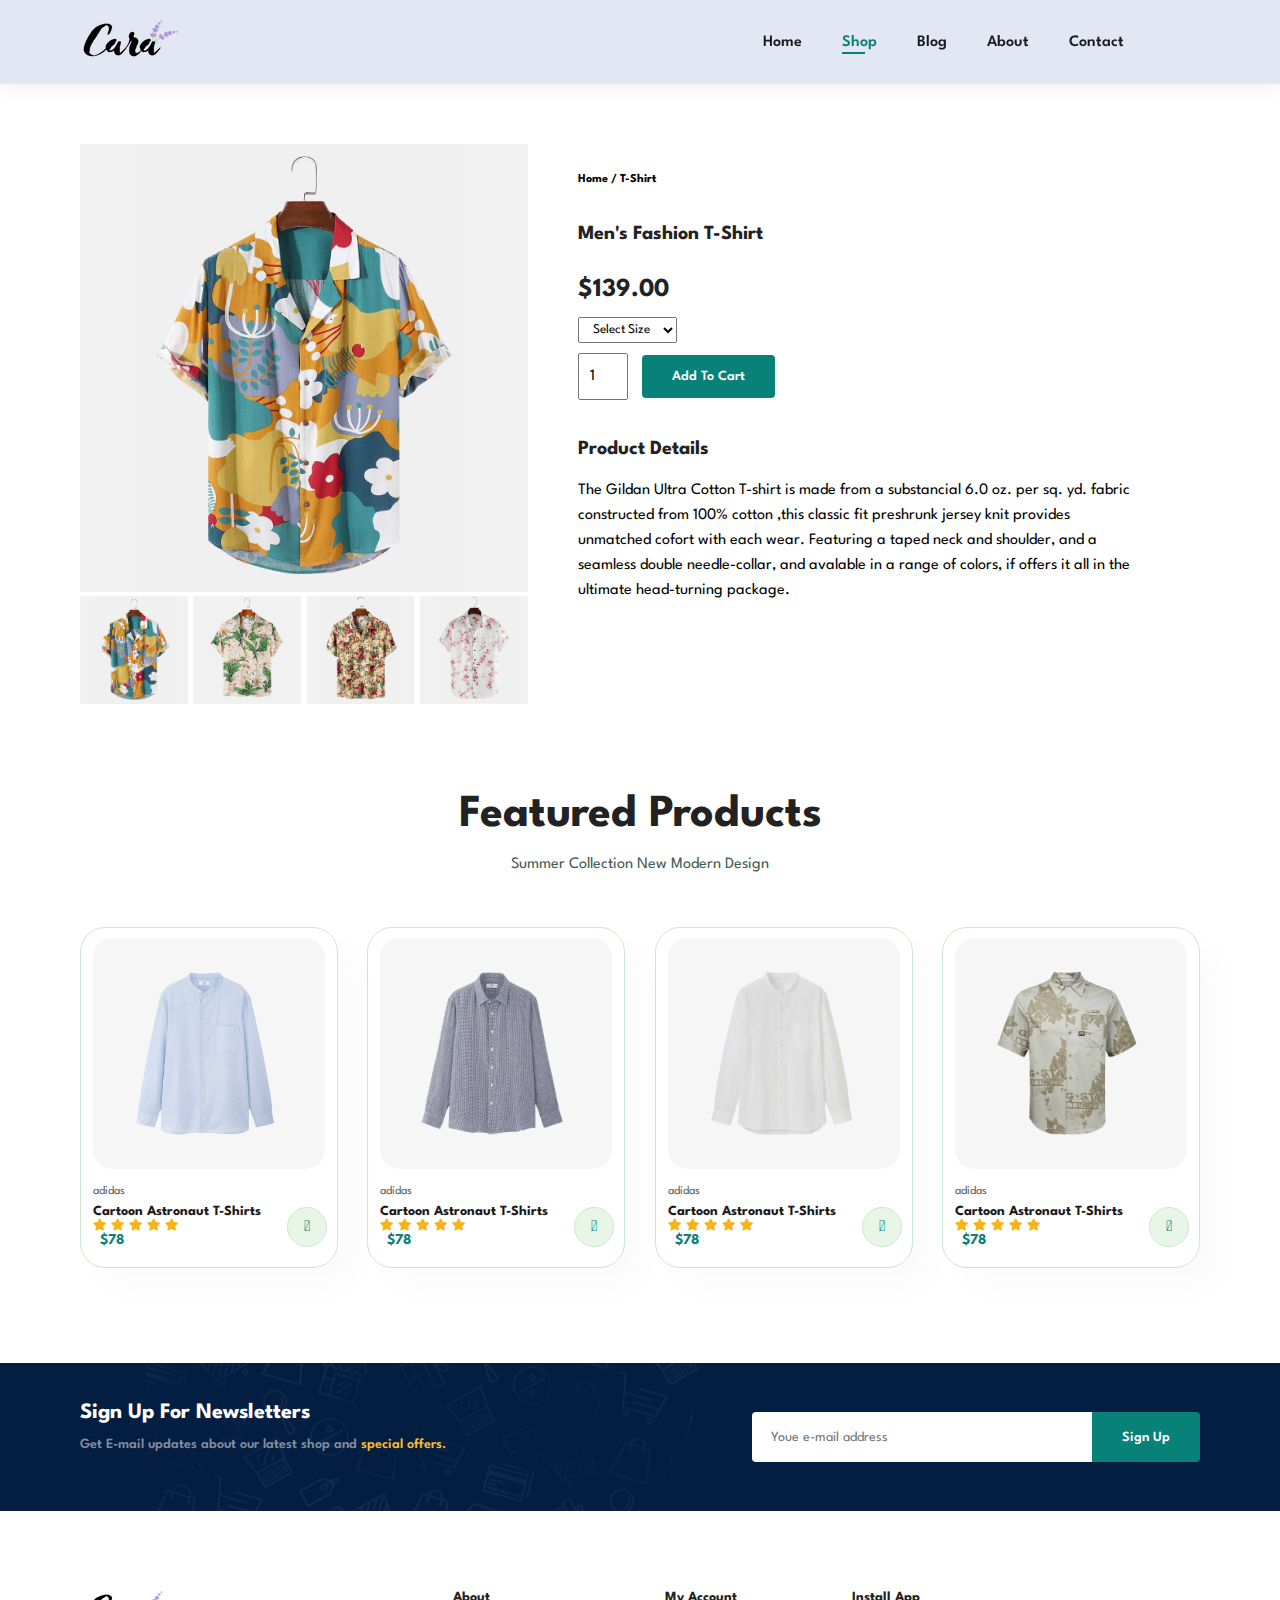
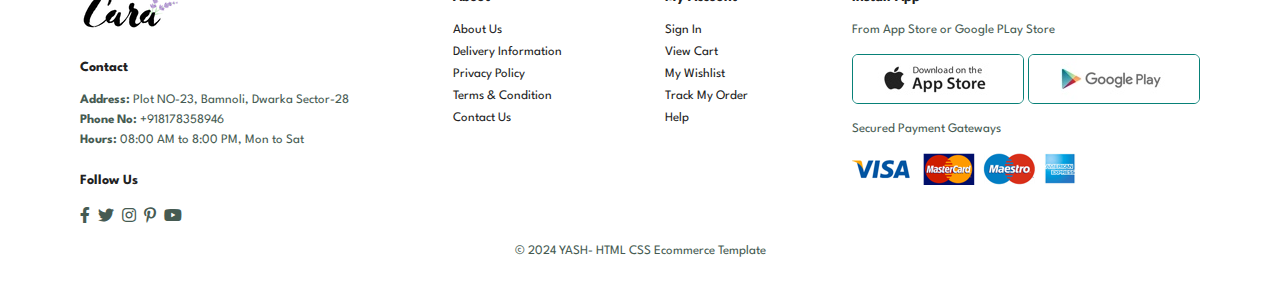
<file: sproduct.html>
<!DOCTYPE html>
<html lang="en">

    <head>
        <meta charset="UTF-8">
        <meta http-equiv="X-UA-Compatible" content="IE=edge">
        <meta name="viewport" content="width=device-width, initial-scale=1.0">
        <title>Yash Ecommerce Website</title>
        <link rel="stylesheet" href="https://pro.fontawesome.com/releases/v5.10.0/css/all.css" />

        <link rel="stylesheet" href="style/style.css">
    </head>

    <body>

        <section id="header">
            <a href="#"><img src="img/logo.png" class="logo" alt=""></a>

            <div>
                <ul id="navbar">
                    <li><a href="index.html">Home</a></li>
                    <li><a  class="active" href="shop.html">Shop</a></li>
                    <li><a href="blog.html">Blog</a></li>
                    <li><a href="about.html">About</a></li>
                    <li><a href="contact.html">Contact</a></li>
                    <li id="lg-bag"><a href="cart.html"><i class="far fa-shopping-bag"></i></a></li>
                    <a href="#" id="close"><i class="far fa-times"></i></a>
                </ul>
            </div>

            <div id="mobile">
                <a href="cart.html"><i class="far fa-shopping-bag"></i></a>
                <i id="bar" class="fas fa-outdent"></i>
            </div>
        </section>

        <section id="productdetails" class="section-p1">
            <div class="single-pro-image">
                <img src="img/products/f1.jpg" width="100%" id="MainImg" alt="">

                <div class="small-img-group">
                    <div class="small-img-col">
                        <img src="img/products/f1.jpg" width="100%" class="small-img" alt="">
                    </div>
                    <div class="small-img-col">
                        <img src="img/products/f2.jpg" width="100%" class="small-img" alt="">
                    </div>
                    <div class="small-img-col">
                        <img src="img/products/f3.jpg" width="100%" class="small-img" alt="">
                    </div>
                    <div class="small-img-col">
                        <img src="img/products/f4.jpg" width="100%" class="small-img" alt="">
                    </div>
                </div>
            </div>
            <div class="single-pro-details">
                <h6>Home / T-Shirt</h6>
                <h4>Men's Fashion T-Shirt</h4>
                <h2>$139.00</h2>
                <select>
                    <option>Select Size</option>
                    <option>Small</option>
                    <option>Large</option>
                    <option>XL</option>
                    <option>XXL</option>
                    <option>XXXL</option>
                </select>
                <input type="number" value="1">
                <button class="normal">Add To Cart</button>
                <h4>Product Details</h4>
                <span>The Gildan Ultra Cotton T-shirt is made from a substancial 6.0 oz. per
                    sq. yd. fabric constructed from 100% cotton ,this classic fit preshrunk
                    jersey knit provides unmatched cofort with each wear. Featuring a taped neck
                    and shoulder, and a seamless double needle-collar, and avalable in a range
                    of colors, if offers it all in the ultimate head-turning package. 
                </span>
            </div>
        </section>

        <section id="product1" class="section-p1">
            <h2>Featured Products</h2>
            <p>Summer Collection New Modern Design</p>

            <div class="pro-container">
                <div class="pro">
                    <img src="img/products/n1.jpg" alt="">
                 <div class="des">
                    <span>adidas</span>
                    <h5>Cartoon Astronaut T-Shirts</h5>
                    <div class="star">
                        <i class="fas fa-star"></i>
                        <i class="fas fa-star"></i>
                        <i class="fas fa-star"></i>
                        <i class="fas fa-star"></i>
                        <i class="fas fa-star"></i>
                    </div>
                    <h4>$78</h4>
                  </div>
                  <a href="#"><i class="fal fa-shopping-cart cart"></i></a>
                </div>

                <div class="pro">
                    <img src="img/products/n2.jpg" alt="">
                 <div class="des">
                    <span>adidas</span>
                    <h5>Cartoon Astronaut T-Shirts</h5>
                    <div class="star">
                        <i class="fas fa-star"></i>
                        <i class="fas fa-star"></i>
                        <i class="fas fa-star"></i>
                        <i class="fas fa-star"></i>
                        <i class="fas fa-star"></i>
                    </div>
                    <h4>$78</h4>
                  </div>
                  <a href="#"><i class="fal fa-shopping-cart cart"></i></a>
                </div>

                <div class="pro">
                    <img src="img/products/n3.jpg" alt="">
                 <div class="des">
                    <span>adidas</span>
                    <h5>Cartoon Astronaut T-Shirts</h5>
                    <div class="star">
                        <i class="fas fa-star"></i>
                        <i class="fas fa-star"></i>
                        <i class="fas fa-star"></i>
                        <i class="fas fa-star"></i>
                        <i class="fas fa-star"></i>
                    </div>
                    <h4>$78</h4>
                  </div>
                  <a href="#"><i class="fal fa-shopping-cart cart"></i></a>
                </div>

                <div class="pro">
                    <img src="img/products/n4.jpg" alt="">
                 <div class="des">
                    <span>adidas</span>
                    <h5>Cartoon Astronaut T-Shirts</h5>
                    <div class="star">
                        <i class="fas fa-star"></i>
                        <i class="fas fa-star"></i>
                        <i class="fas fa-star"></i>
                        <i class="fas fa-star"></i>
                        <i class="fas fa-star"></i>
                    </div>
                    <h4>$78</h4>
                  </div>
                  <a href="#"><i class="fal fa-shopping-cart cart"></i></a>
                </div>

            </div>
        </section>

        <section id="newsletter" class="section-p1 section-m1">
            <div class="newstext">
                <h4>Sign Up For Newsletters</h4>
                <p>Get E-mail updates about our latest shop and <span>special offers.</span></p>
            </div>
            <div class="form">
                <input type="text" placeholder="Youe e-mail address">
                <button class="normal">Sign Up</button>
            </div>
        </section>

        <footer class="section-p1">
            <div class="col">
                <img class="logo" src="img/logo.png" alt="">
                <h4>Contact</h4>
                <p><strong>Address: </strong> Plot NO-23, Bamnoli, Dwarka Sector-28</p>
                <p><strong>Phone No:</strong> +918178358946</p>
                <p><strong>Hours:</strong> 08:00 AM to 8:00 PM, Mon to Sat</p>
                <div class="follow">
                    <h4>Follow Us</h4>
                    <div class="icon">
                        <i class="fab fa-facebook-f"></i>
                        <i class="fab fa-twitter"></i>
                        <i class="fab fa-instagram"></i>
                        <i class="fab fa-pinterest-p"></i>
                        <i class="fab fa-youtube"></i>
                    </div>
                </div>
            </div>

            <div class="col">
                <h4>About</h4>
                <a href="#">About Us</a>
                <a href="#">Delivery Information</a>
                <a href="#">Privacy Policy</a>
                <a href="#">Terms & Condition</a>
                <a href="#">Contact Us</a>
            </div>

            <div class="col">
                <h4>My Account</h4>
                <a href="#">Sign In</a>
                <a href="#">View Cart</a>
                <a href="#">My Wishlist</a>
                <a href="#">Track My Order</a>
                <a href="#">Help</a>
            </div>

            <div class="col install">
                <h4>Install App</h4>
                <p>From App Store or Google PLay Store</p>
                <div class="row">
                    <img src="img/pay/app.jpg">
                    <img src="img/pay/play.jpg">
                </div>
                <p>Secured Payment Gateways</p>
                <img src="img/pay/pay.png">
            </div>

            <div class="copyright">
                <p>© 2024 YASH- HTML CSS Ecommerce Template</p>
            </div>
        </footer>

        <script>
            var MainImg = document.getElementById("MainImg");
            var smallimg = document.getElementsByClassName("small-img");

            smallimg[0].onclick = function() {
                MainImg.src = smallimg[0].src;
            }
            smallimg[1].onclick = function() {
                MainImg.src = smallimg[1].src;
            }
            smallimg[2].onclick = function() {
                MainImg.src = smallimg[2].src;
            }
            smallimg[3].onclick = function() {
                MainImg.src = smallimg[3].src;
            }
        </script>


        <script src="script.js"></script>
    </body>

</html>
</file>
<file: style/style.css>
@import url("https://fonts.googleapis.com/css2?family=Spartan:wght@100;200;300;400;500;600;700;800;900&display=swap");
* {
  margin: 0;
  padding: 0;
  box-sizing: border-box;
  font-family: "Spartan", sans-serif;
}

html {
  scroll-behavior: smooth;
}

/* Global Styles */

h1 {
  font-size: 50px;
  line-height: 64px;
  color: #222;
}

h2 {
  font-size: 46px;
  line-height: 54px;
  color: #222;
}

h4 {
  font-size: 20px;
  color: #222;
}

h6 {
  font-weight: 700;
  font-size: 12px;
}

p {
  font-size: 16px;
  color: #465b52;
  margin: 15px 0 20px 0;
}

.section-p1 {
  padding: 40px 80px;
}

.section-m1 {
  margin: 40px 0;
}

button.normal{
  font-size: 14px;
  font-weight: 600;
  padding: 15px 30px;
  color: #000;
  background-color: #fff;
  border-radius: 4px;
  cursor: pointer;
  border: none;
  outline: none;
  transition: 0.2s;
}

button.white{
  font-size: 13px;
  font-weight: 600;
  padding: 11px 18px;
  color: #fff;
  background-color: transparent;
  cursor: pointer;
  border: 1px solid #fff;
  outline: none;
  transition: 0.2s;
}

body {
  width: 100%;
}

/* header start */

#header{
  display: flex;
  align-items: center;
  justify-content: space-between;
  padding: 20px 80px;
  background: #E3E6F3;
  box-shadow: 0 5px 15px rgba(0, 0, 0, 0.06);
  z-index: 999;
  position: sticky;
  top: 0;
  left: 0;
}

#navbar{
  display: flex;
  align-items: center;
  justify-content: center;
}

#navbar li{
  list-style: none;
  padding: 0 20px;
  position: relative;
}

#navbar li a{
  text-decoration: none;
  font-size: 16px;
  font-weight: 600;
  color: #1a1a1a;
  transition: 0.3s ease;
}

#navbar li a:hover,
#navbar li a.active{
  color: #088178;
}

#navbar li a.active::after,
#navbar li a:hover::after{
  content: "";
  width: 30%;
  height: 2px;
  background: #088178;
  position: absolute;
  bottom: -4px;
  left: 20px;
}

#mobile{
  display: none;
  align-items: center;
}

#close{
  display: none;
}

/* Home Page*/

#hero{
  background-image: url(../img/hero4.png);
  width: 100%;
  height: 90vh;
  background-size: cover;
  background-position: top 25% right 0;
  padding: 0 80px;
  display: flex;
  flex-direction: column;
  align-items: flex-start;
  justify-content: center;
}

#hero h4{
  padding-bottom: 15px;
}

#hero h1{
  color: #088178;
}

#hero button{
  background-image: url(../img/button.png);
  background-color: transparent;
  color: #088178;
  border: 0;
  padding: 14px 80px 14px 65px;
  background-repeat: no-repeat;
  cursor: pointer;
  font-weight: 700;
  font-size: 15px;
}

#feature{
  display: flex;
  align-items: center;
  justify-content: space-between;
  flex-wrap: wrap;
}

#feature .fe-box{
  width: 180px;
  text-align: center;
  padding: 25px 15px;
  box-shadow: 20px 20px 24px rgba(0, 0, 0, 0.03);
  border: 1px solid #cce7d0;
  border-radius: 4px;
  margin: 15px 0;
}

#feature .fe-box:hover{
  box-shadow: 10px 10px 54px rgba(70, 63, 221, 0.1);
}

#feature .fe-box img{
  width: 100%;
  margin-bottom: 10px;
}

#feature .fe-box h6{
  display: inline-block;
  padding: 9px 8px 6px 8px;
  line-height: 1;
  border-radius: 4px;
  color: #088178;
  background-color: #fddde4;
}

#feature .fe-box:nth-child(2) h6{
  background-color: #cdebbc;
}

#feature .fe-box:nth-child(3) h6{
  background-color: #d1e8f2;
}

#feature .fe-box:nth-child(4) h6{
  background-color: #cdd4f8;
}

#feature .fe-box:nth-child(5) h6{
  background-color: #f6dbf6;
}

#feature .fe-box:nth-child(6) h6{
  background-color: #fff2ef;
}

#product1{
  text-align: center;
}

#product1 .pro-container{
  display: flex;
  justify-content: space-between;
  padding-top: 20px;
  flex-wrap: wrap;
}

#product1 .pro{
  width: 23%;
  min-width: 250px;
  padding: 10px 12px;
  border: 1px solid #cce7d0;
  border-radius: 25px;
  cursor: pointer;
  box-shadow: 20px 20px 30px rgba(0, 0, 0, 0.02);
  margin: 15px 0;
  transition: 0.2s ease;
  position: relative;
}

#product1 .pro:hover{
  box-shadow: 20px 20px 30px rgba(0, 0, 0, 0.03);
}

#product1 .pro img{
  width: 100%;
  border-radius: 20px;
}

#product1 .pro .des{
  text-align: start;
  padding: 10px 0;
}

#product1 .pro .des span{
  color: #606063;
  font-size: 12px;
}

#product1 .pro .des h5{
  padding-top: 7px;
  color: #1a1a1a;
  font-size: 14px;
}

#product1 .pro .des i{
  font-size: 12px;
  color: rgb(243, 181, 25);
}

#product1 .pro .des h4{
  padding-left: 7px;
  font-size: 15px;
  font-weight: 700;
  color: #088178;
}

#product1 .pro .cart{
  width: 40px;
  height: 40px;
  line-height: 40px;
  border-radius: 50px;
  background-color: #e8f6e8;
  font-weight: 500;
  color: #088178;
  border: 1px solid #cce7d0;
  position: absolute;
  bottom: 20px;
  right: 10px;
}

#banner{
  display: flex;
  flex-direction: column;
  justify-content: center;
  align-items: center;
  text-align: center;
  background-image: url(../img/banner/b2.jpg);
  width: 100%;
  height: 40vh;
  background-size: cover;
  background-position: center;
}

#banner h4{
  color: #fff;
  font-size: 16px;
}

#banner h2{
  color: #fff;
  font-size: 30px;
  padding: 10px 0;
}

#banner h2 span{
  color: #ef3636;
}

#banner button:hover{
  background: #088178;
  color: #fff;
}

#sm-banner{
  display: flex;
  justify-content: space-between;
  flex-wrap: wrap;
}

#sm-banner .banner-box{
  display: flex;
  flex-direction: column;
  justify-content: center;
  align-items: flex-start;
  background-image: url(../img/banner/b17.jpg);
  min-width: 580px;
  height: 50vh;
  background-size: cover;
  background-position: center;
  padding: 30px;
}

#sm-banner .banner-box2{
  background-image: url(../img/banner/b10.jpg);
}

#sm-banner h4{
  color: #fff;
  font-size: 20px;
  font-family: 300;
}

#sm-banner h2{
  color: #fff;
  font-size: 28px;
  font-family: 800;
}

#sm-banner span{
  color: #fff;
  font-size: 14px;
  font-family: 500;
  padding: 15px 0;
}

#sm-banner .banner-box:hover button{
  background: #088178;
  border: 1px solid #088178;
}

#banner3{
  display: flex;
  justify-content: space-between;
  flex-wrap: wrap;
  padding: 0 80px;
}

#banner3 .banner-box{
  display: flex;
  flex-direction: column;
  justify-content: center;
  align-items: flex-start;
  background-image: url(../img/banner/b7.jpg);
  min-width: 30%;
  height: 30vh;
  background-size: cover;
  background-position: center;
  padding: 20px;
  margin-bottom: 20px;
}

#banner3 .banner-box2{
  background-image: url(../img/banner/b4.jpg);
}

#banner3 .banner-box3{
  background-image: url(../img/banner/b18.jpg);
  
}

#banner3 .banner-box3 h3{
  color: #fff;
}

#banner3 h2{
  color: #fff;
  font-weight: 900;
  font-size: 22px;
}

#banner3 h3{
  color: #ec544e;
  font-weight: 800;
  font-size: 15px;
}

#newsletter{
  display: flex;
  justify-content: space-between;
  flex-wrap: wrap;
  align-items: center;
  background-image: url(../img/banner/b14.png);
  background-repeat: no-repeat;
  background-position: 20% 30%;
  background-color: #041e42;
}

#newsletter h4{
  font-size: 22px;
  font-weight: 700;
  color: #fff;
}

#newsletter p{
  font-size: 14px;
  font-weight: 600;
  color: #818ea0;
}

#newsletter p span{
  color: #ffbd27;
}

#newsletter .form{
  display: flex;
  width: 40%;
}

#newsletter input{
  height: 3.125rem;
  padding: 0 1.25em;
  font-size: 14px;
  width: 100%;
  border: 1px solid transparent;
  border-radius: 4px;
  outline: none;
  border-top-right-radius: 0;
  border-bottom-right-radius: 0;
}

#newsletter button{
  background-color: #088178;
  color: #fff;
  white-space: nowrap;
  border-top-left-radius: 0;
  border-bottom-left-radius: 0;
}

footer{
  display: flex;
  flex-wrap: wrap;
  justify-content: space-between;
}

footer .col{
  display: flex;
  flex-direction: column;
  align-items: flex-start;
  margin-bottom: 20px;
}

footer .logo{
  margin-bottom: 30px;
}

footer h4{
  font-size: 14px;
  padding-bottom: 20px;
}

footer p{
  font-size: 13px;
  margin: 0 0 8px 0;
}

footer a{
  font-size: 13px;
  text-decoration: none;
  color: #222;
  margin-bottom: 10px;
}

footer .follow{
  margin-top: 20px;
}

footer .follow i{
  color: #465b52;
  padding-right: 4px;
  cursor: pointer;
}

footer .install .row img{
  border: 1px solid #088178;
  border-radius: 6px;
}

footer .install img{
  margin: 10px 0 15px 0;
}

footer .follow i:hover,
footer a:hover{
  color: #088178;
}

footer .copyright{
  width: 100%;
  text-align: center;
}

/* shop page*/
#page-header{
  background-image: url(../img/banner/b1.jpg);
  width: 100%;
  height: 40vh;
  background-size: cover;
  display: flex;
  justify-content: center;
  text-align: center;
  flex-direction: column;
  padding: 14px;
}

#page-header h2,
#page-header p{
  color: #fff;
}

#pagination{
  text-align: center;
}

#pagination a{
  text-decoration: none;
  background-color: #088178;
  padding: 15px 20px;
  border-radius: 4px;
  color: #fff;
  font-weight: 600;
}

#pagination a i{
  font-size: 16px;
  font-weight: 600;
}

/* single product */
#productdetails{
  display: flex;
  margin-top: 20px;
}

#productdetails .single-pro-image{
  width: 40%;
  margin-right: 50px;
}

.small-img-group{
  display: flex;
  justify-content: space-between;
}

.small-img-col{
  flex-basis: 24%;
  cursor: pointer;
}

#productdetails .single-pro-details{
  width: 50%;
  padding-top: 30px;
}

#productdetails .single-pro-details h4{
  padding: 40px 0 20px 0;
}

#productdetails .single-pro-details h2{
  font-size: 26px;
}

#productdetails .single-pro-details select{
  display: block;
  padding: 5px 10px;
  margin-bottom: 10px;
}

#productdetails .single-pro-details input{
  width: 50px;
  height: 47px;
  padding-left: 10px;
  font-size: 16px;
  margin-right: 10px;
}

#productdetails .single-pro-details input:focus{
  outline: none;
}

#productdetails .single-pro-details button{
  background-color: #088178;
  color: #fff;
}

#productdetails .single-pro-details span{
  line-height: 25px;
}

/* blog page */
#page-header .blog-header{
  background-image: url(../img/banner/b19.jpg);
}

#blog{
  padding: 150px 150px 0 150px;
}

#blog .blog-box{
  display: flex;
  align-items: center;
  width: 100%;
  position: relative;
  padding-bottom: 90px;
}

#blog .blog-img{
  width: 50%;
  margin-right: 40px;
}

#blog img{
  width: 100%;
  height: 300px;
  object-fit: cover;
}

#blog .blog-details{
  width: 50%;
}

#blog .blog-details a{
  text-decoration: none;
  font-size: 11px;
  color: #000;
  font-weight: 700;
  position: relative;
  transition: 0.3s;
}

#blog .blog-details a::after{
  content: "";
  width: 50px;
  height: 1px;
  background-color: #000;
  position: absolute;
  top: 4px;
  right: -60px;
}

#blog .blog-details a:hover{
  color: #088178;
}

#blog .blog-details a:hover::after{
  background-color: #088178;
}

#blog .blog-box h1{
  position: absolute;
  top: -40px;
  left: 0;
  font-size: 70px;
  font-weight: 700;
  color: #c9cbce;
  z-index: -9;
}

/* about page */
#page-header.about-header{
  background-image: url(../img/about/banner.png);
}

#about-head{
  display: flex;
  align-items: center;
}

#about-head img{
  width: 50%;
  height: auto;
}

#about-head div{
  padding-left: 40px;
}

#about-app{
  text-align: center;
}

#about-app .video{
  width: 70%;
  height: 100%;
  margin: 30px auto 0 auto;
}

#about-app .video video{
  width: 100%;
  height: 100%;
  border-radius: 20px;
}

/* contact detail */
#contact-details{
  display: flex;
  align-items: center;
  justify-content: space-between;
}

#contact-details .details{
  width: 40%;
}

#contact-details .details span,
#form-details form span{
  font-size: 12px;
}

#contact-details .details h2,
#form-details form h2{
  font-size: 26px;
  line-height: 35px;
  padding: 20px 0;
}

#contact-details .details h3{
  font-size: 16px;
  padding-bottom: 15px;
}

#contact-details .details li{
  list-style: none;
  display: flex;
  padding: 10px 0;
}

#contact-details .details li i{
  font-size: 14px;
  padding-right: 22px;
}

#contact-details .details li p{
  margin: 0;
  font-size: 14px;
}

#contact-details .map{
  width: 55%;
  height: 400px;
}

#contact-details .map iframe{
  width: 100%;
  height: 100%;
}

#form-details{
  display: flex;
  justify-content: space-between;
  margin: 30px;
  padding: 80px;
  border: 1px solid #e1e1e1;
}

#form-details form{
  width: 65%;
  display: flex;
  flex-direction: column;
  align-items: flex-start;
}

#form-details form input,
#form-details form textarea{
  width: 100%;
  padding: 12px 15px;
  outline: none;
  margin-bottom: 20px;
  border: 1px solid #e1e1e1;
}

#form-details form button{
  background-color: #088178;
  color: #fff;
}

#form-details .people div{
  padding-bottom: 25px;
  display: flex;
  align-items: flex-start;
}

#form-details .people div img{
  width: 65px;
  height: 65px;
  object-fit: cover;
  margin-right: 15px;
}

#form-details .people div p{
  margin: 0;
  font-size: 13px;
  line-height: 25px;
}

#form-details .people div p span{
  display: block;
  font-size: 16px;
  font-weight: 600;
  color: #000;
}

/* cart table */
#cart{
  overflow-x: auto;
}

#cart table{
  width: 100%;
  border-collapse: collapse;
  table-layout: fixed;
  white-space: nowrap;
}

#cart table img{
  width: 70px;
}

#cart table td:nth-child(1){
  width: 100px;
  text-align: center;
}

#cart table td:nth-child(2){
  width: 150px;
  text-align: center;
}

#cart table td:nth-child(3){
  width: 250px;
  text-align: center;
}

#cart table td:nth-child(4),
#cart table td:nth-child(5),
#cart table td:nth-child(6){
  width: 150px;
  text-align: center;
}

#cart table td:nth-child(5) input{
  width: 70px;
  padding: 10px 5px 10px 15px;
}

#cart table thead{
  border: 1px solid #e2e9e1;
  border-left: none;
  border-right: none;
}

#cart table thead td{
  font-weight: 700;
  text-transform: uppercase;
  font-size: 13px;
  padding: 18px 0;
}

#cart table tbody tr td{
  padding-top: 15px;
}

#cart table tbody td{
  font-size: 13px;
}

#cart-add{
  display: flex;
  flex-wrap: wrap;
  justify-content: space-between;
}

#coupon{
  width: 50%;
  margin-bottom: 30px;
}

#coupon h3,
#subtotal h3{
  padding-bottom: 15px;
}

#coupon input{
  padding: 10px 20px;
  outline: none;
  width: 60%;
  margin-right: 10px;
  border: 1px solid #e2e9e1;
}

#coupon button,
#subtotal button{
  background-color: #088178;
  color: #fff;
  padding: 12px 20px;
}

#subtotal{
  width: 50%;
  margin-bottom: 30px;
  border: 1px solid #e2e9e1;
  padding: 30px;
}

#subtotal table{
  border-collapse: collapse;
  width: 100%;
  margin-bottom: 20px;
}

#subtotal table td{
  width: 50%;
  border: 1px solid #e2e9e1;
  padding: 10px;
  font-size: 13px;
}


/* media quary*/
@media (max-width:799px) {
  .section-p1{
    padding: 40px 40px;
  }
  #navbar{
    display: flex;
    flex-direction: column;
    align-items: flex-start;
    justify-content: flex-start;
    position: fixed;
    top: 0;
    right: -300px;
    height: 100vh;
    width: 300px;
    background-color: #E3E6F3;
    box-shadow: 0 40px 60px rgba(0, 0, 0, 0.1);
    padding: 80px 0 0 10px;
    transition: 0.3s;
  }
  #navbar.active{
    right: 0px;
  }
  #navbar li{
    margin-bottom: 25px;
  }
  #mobile{
    display: flex;
    align-items: center;
  }

  #mobile i{
    color: #1a1a1a;
    font-size: 24px;
    padding-left: 20px;
  }
  #close{
    display: initial;
    position: absolute;
    top: 30px;
    left: 30px;
    color: #222;
    font-size: 24px;
  }
  #lg-bag{
    display: none;
  }
  #hero{
    height: 70vh;
    padding: 0 80px;
    background-position: top 30% right 30%;
  }
  #feature{
    justify-content: center;
  }
  #feature .fe-box{
    margin: 15px 15px;
  }
  #product1 .pro-container{
    justify-content: center;
  }
  #product1 .pro{
    margin: 15px;
  }
  #banner{
    height: 20vh;
  }
  #sm.banner .banner-box{
    min-width: 100%;
    height: 30vh;
  }
  #banner3{
    padding: 0 40px;
  }
  #banner3 .banner-box{
    width: 28px;
  }
  #newsletter .form{
    width: 70%;
  }

  /* contact page */
  #form-details{
    padding: 40px;
  }

  #form-details form{
    width: 50%;
  }
}

@media (max-width: 477px) {
  .section-p1{
    font-size: 20px;
  }
  #header{
    padding: 10px 30px;
  }
  h1{
    font-size: 38px;
  }
  h2{
    font-size: 32px;
  }
  #hero{
    padding: 0 20px;
    background-position: 55%;
  }
  #fwature{
    justify-content: space-between;
  }
  #feature .fe-box{
    width: 155px;
    margin: 0 0 15px 0;
  }
  #product1 .pro{
    width: 100%;
  }
  #banner{
    height: 40vh;
  }
  #sm-banner .banner-box2{
    margin-top: 20px;
  }
  #banner3{
    padding: 0 20px;
  }
  #banner3 .banner-box{
    width: 100%;
  }
  #newsletter{
    padding: 40px 20px;
  }
  #newsletter .form{
    width: 100%;
  }
  #footer .copyright{
    text-align: start;
  }

  /* single product*/
  #productdetails{
    display: flex;
    flex-direction: column;
  }

  #productdetails .single-pro-image{
    width: 100%;
    margin-right: 0px;
  }

  #productdetails .single-pro-details{
    width: 50%;
    padding-top: 30px;
  }

  /* blog page */
  #blog{
    padding: 100px 20px 0 20px;
  }

  #blog .blog-box{
    display: flex;
    flex-direction: column;
    align-items: flex-start;
  }
  
  #blog .blog-img{
    width: 100%;
    margin-right: 0px;
    margin-bottom: 30px;
  }

  #blog .blog-details{
    width: 100%;
  }

  /* about page */
  #about-head{
    flex-direction: column;
  }

  #about-head img{
    width: 100%;
    margin-bottom: 20px;
  }

  #about-head div{
    padding-left: 0;
  }

  #about-app .video{
    width: 100%;
  }

  /* contact page */
  #contact-details{
    flex-direction: column;
  }

  #contaxt-details .details{
    width: 100%;
    margin-bottom: 30px;
  }

  #contact-details .map{
    width: 100%;
  }

  #form-details{
    margin: 10px;
    padding: 30px 10px;
    flex-wrap: wrap;
  }

  #form-details form{
    width: 100%;
    margin-bottom: 30px;
  }

  /* cart page */
  #cart-add{
    flex-direction: column;
  }

  #coupon{
    width: 100%;
  }

  #subtotal{
    width: 100%;
    padding: 20px;
  }
}
</file>
